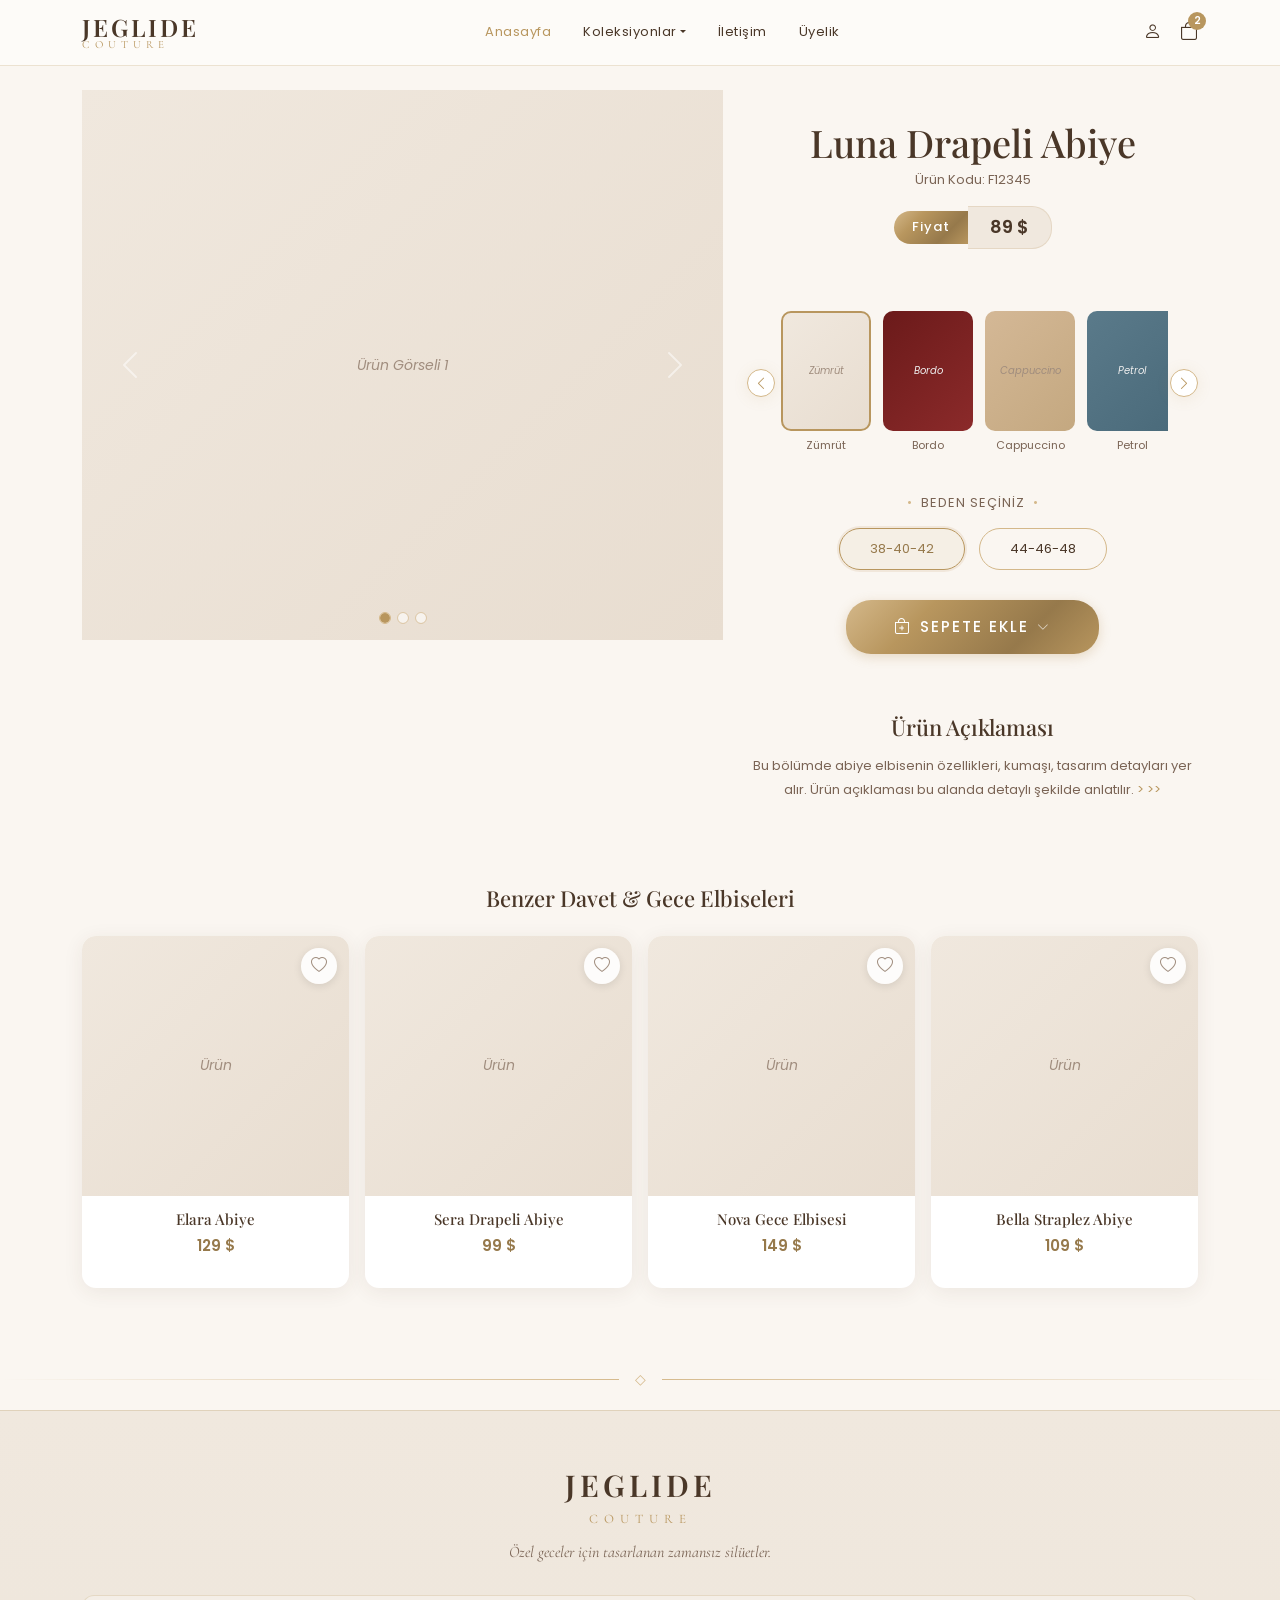
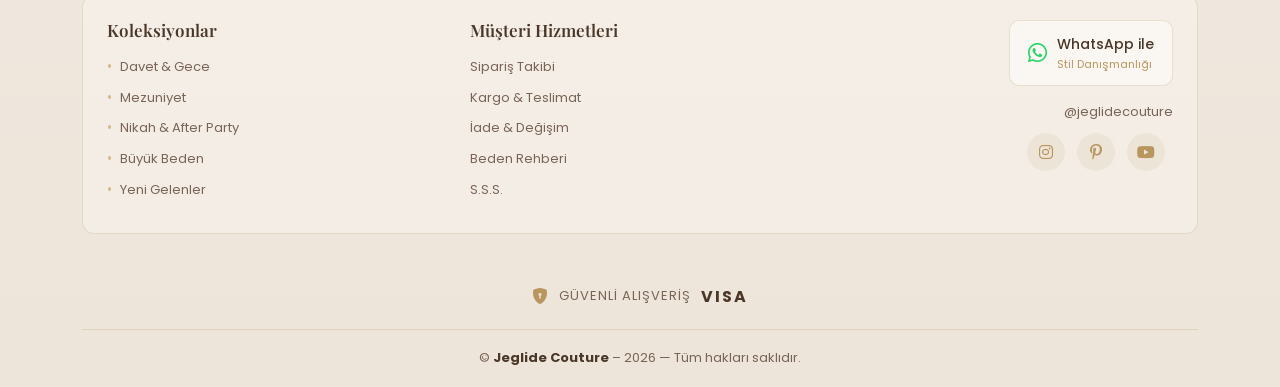
<file: index.html>
<!DOCTYPE html>
<html lang="tr">
<head>
  <meta charset="UTF-8">
  <meta name="viewport" content="width=device-width, initial-scale=1.0">
  <title>Jeglide Couture - Lüks Abiye Koleksiyonu</title>
  
  <!-- Bootstrap 5.3 CSS -->
  <link href="https://cdn.jsdelivr.net/npm/bootstrap@5.3.3/dist/css/bootstrap.min.css" rel="stylesheet">
  <!-- Bootstrap Icons -->
  <link href="https://cdn.jsdelivr.net/npm/bootstrap-icons@1.11.3/font/bootstrap-icons.min.css" rel="stylesheet">
  <!-- Font Awesome -->
  <link href="https://cdnjs.cloudflare.com/ajax/libs/font-awesome/6.5.1/css/all.min.css" rel="stylesheet">
  <!-- Custom CSS -->
  <link href="assets/css/style.css" rel="stylesheet">
</head>
<body>

  <!-- ==================== HEADER / NAVBAR ==================== -->
  <nav class="navbar navbar-expand-lg navbar-jeglide">
    <div class="container">
      <!-- Mobil: Hamburger -->
      <button class="navbar-toggler d-lg-none" type="button" data-bs-toggle="offcanvas" data-bs-target="#mobileMenu">
        <span class="navbar-toggler-icon"></span>
        <small class="d-block" style="font-size:9px; color:var(--text-medium);">menü</small>
      </button>

      <!-- Logo -->
      <a class="navbar-brand navbar-brand-logo mx-auto mx-lg-0" href="index.html">
        JEGLIDE
        <small>COUTURE</small>
      </a>

      <!-- Masaüstü: Navigasyon -->
      <div class="collapse navbar-collapse justify-content-center" id="navbarNav">
        <ul class="navbar-nav">
          <li class="nav-item"><a class="nav-link active" href="index.html">Anasayfa</a></li>
          <li class="nav-item dropdown">
            <a class="nav-link dropdown-toggle" href="#" data-bs-toggle="dropdown">Koleksiyonlar</a>
            <ul class="dropdown-menu">
              <li><a class="dropdown-item" href="#">Davet &amp; Gece</a></li>
              <li><a class="dropdown-item" href="#">Mezuniyet</a></li>
              <li><a class="dropdown-item" href="#">Nikah &amp; After Party</a></li>
              <li><a class="dropdown-item" href="#">Büyük Beden</a></li>
              <li><a class="dropdown-item" href="#">Yeni Gelenler</a></li>
            </ul>
          </li>
          <li class="nav-item"><a class="nav-link" href="iletisim.html">İletişim</a></li>
          <li class="nav-item"><a class="nav-link" href="uyelik.html">Üyelik</a></li>
        </ul>
      </div>

      <!-- Sağ İkonlar -->
      <div class="navbar-icons d-flex align-items-center">
        <a href="#" title="Hesabım"><i class="bi bi-person"></i></a>
        <a href="#" title="Sepetim" data-bs-toggle="modal" data-bs-target="#cartModal">
          <i class="bi bi-bag"></i>
          <span class="cart-badge" id="cartBadge">2</span>
        </a>
      </div>
    </div>
  </nav>

  <!-- Mobil Menü (Offcanvas) -->
  <div class="offcanvas offcanvas-start" tabindex="-1" id="mobileMenu">
    <div class="offcanvas-header" style="background: var(--cream-dark); border-bottom: var(--border-gold);">
      <h5 class="offcanvas-title fw-playfair">JEGLIDE <span class="text-gold fw-cormorant" style="font-size: 13px;">COUTURE</span></h5>
      <button type="button" class="btn-close" data-bs-dismiss="offcanvas"></button>
    </div>
    <div class="offcanvas-body" style="background: var(--cream-light);">
      <ul class="list-unstyled">
        <li class="mb-3"><a href="index.html" class="fw-500" style="font-size: 15px;">Anasayfa</a></li>
        <li class="mb-3">
          <a href="#" style="font-size: 15px;">Koleksiyonlar</a>
          <ul class="list-unstyled ps-3 mt-2">
            <li class="mb-2"><a href="#" style="font-size: 13px; color: var(--text-medium);">Davet &amp; Gece</a></li>
            <li class="mb-2"><a href="#" style="font-size: 13px; color: var(--text-medium);">Mezuniyet</a></li>
            <li class="mb-2"><a href="#" style="font-size: 13px; color: var(--text-medium);">Nikah &amp; After Party</a></li>
            <li class="mb-2"><a href="#" style="font-size: 13px; color: var(--text-medium);">Büyük Beden</a></li>
            <li class="mb-2"><a href="#" style="font-size: 13px; color: var(--text-medium);">Yeni Gelenler</a></li>
          </ul>
        </li>
        <li class="mb-3"><a href="iletisim.html" style="font-size: 15px;">İletişim</a></li>
        <li class="mb-3"><a href="uyelik.html" style="font-size: 15px;">Üyelik Başvurusu</a></li>
      </ul>
    </div>
  </div>

  <!-- ==================== ANA İÇERİK: ÜRÜN DETAY SAYFASI ==================== -->
  <main class="page-transition">

    <!-- Masaüstünde yan yana düzen -->
    <div class="container-lg py-lg-4">
      <div class="row g-lg-4">

        <!-- SOL: Ürün Görselleri (Masaüstü) -->
        <div class="col-lg-7">
          <!-- Ürün Görsel Slider -->
          <section class="product-hero">
            <div id="productSlider" class="carousel slide" data-bs-ride="carousel">
              <div class="carousel-indicators">
                <button type="button" data-bs-target="#productSlider" data-bs-slide-to="0" class="active"></button>
                <button type="button" data-bs-target="#productSlider" data-bs-slide-to="1"></button>
                <button type="button" data-bs-target="#productSlider" data-bs-slide-to="2"></button>
              </div>
              <div class="carousel-inner">
                <div class="carousel-item active">
                  <div class="placeholder-img" style="height:550px;">
                    <span>Ürün Görseli 1</span>
                  </div>
                </div>
                <div class="carousel-item">
                  <div class="placeholder-img" style="height:550px;">
                    <span>Ürün Görseli 2</span>
                  </div>
                </div>
                <div class="carousel-item">
                  <div class="placeholder-img" style="height:550px;">
                    <span>Ürün Görseli 3</span>
                  </div>
                </div>
              </div>
              <button class="carousel-control-prev" type="button" data-bs-target="#productSlider" data-bs-slide="prev">
                <span class="carousel-control-prev-icon"></span>
              </button>
              <button class="carousel-control-next" type="button" data-bs-target="#productSlider" data-bs-slide="next">
                <span class="carousel-control-next-icon"></span>
              </button>
            </div>
          </section>
        </div>

        <!-- SAĞ: Ürün Bilgileri -->
        <div class="col-lg-5">
          <!-- Ürün Adı, Kodu, Fiyat -->
          <section class="product-detail-section">
            <h1 class="product-name">Luna Drapeli Abiye</h1>
            <p class="product-code">Ürün Kodu: F12345</p>
            <div class="product-price-box">
              <span class="price-label">Fiyat</span>
              <span class="price-value">89 $</span>
            </div>
          </section>

          <!-- Renk Seçenekleri -->
          <section class="color-options-section">
            <div class="color-carousel-wrapper">
              <button class="color-nav-btn prev" onclick="scrollColors(-1)"><i class="bi bi-chevron-left"></i></button>
              <div class="color-carousel" id="colorCarousel">
                <div class="color-option active">
                  <div class="placeholder-img" style="width:90px; height:120px; border-radius:10px; border:2px solid var(--gold);">
                    <small style="font-size:10px;">Zümrüt</small>
                  </div>
                  <span>Zümrüt</span>
                </div>
                <div class="color-option">
                  <div class="placeholder-img" style="width:90px; height:120px; border-radius:10px; background:linear-gradient(135deg, #6b1a1a, #8b2a2a);">
                    <small style="font-size:10px; color:#eee;">Bordo</small>
                  </div>
                  <span>Bordo</span>
                </div>
                <div class="color-option">
                  <div class="placeholder-img" style="width:90px; height:120px; border-radius:10px; background:linear-gradient(135deg, #d4b896, #c4a880);">
                    <small style="font-size:10px;">Cappuccino</small>
                  </div>
                  <span>Cappuccino</span>
                </div>
                <div class="color-option">
                  <div class="placeholder-img" style="width:90px; height:120px; border-radius:10px; background:linear-gradient(135deg, #5a7a8a, #4a6a7a);">
                    <small style="font-size:10px; color:#eee;">Petrol</small>
                  </div>
                  <span>Petrol</span>
                </div>
                <div class="color-option">
                  <div class="placeholder-img" style="width:90px; height:120px; border-radius:10px; background:linear-gradient(135deg, #b0c4d0, #a0b4c0);">
                    <small style="font-size:10px;">Bebe Mavisi</small>
                  </div>
                  <span>Bebe Mavisi</span>
                </div>
              </div>
              <button class="color-nav-btn next" onclick="scrollColors(1)"><i class="bi bi-chevron-right"></i></button>
            </div>
          </section>

          <!-- Beden Seçimi -->
          <section class="size-section">
            <p class="size-section-title">Beden Seçiniz</p>
            <div class="size-options">
              <button class="btn-outline-gold size-btn active">38-40-42</button>
              <button class="btn-outline-gold size-btn">44-46-48</button>
            </div>
          </section>

          <!-- Sepete Ekle -->
          <section class="add-to-cart-section">
            <button class="btn-gold btn-add-cart" onclick="addToCart()">
              <i class="bi bi-bag-plus"></i>
              SEPETE EKLE
              <i class="bi bi-chevron-down" style="font-size:12px; opacity:0.7;"></i>
            </button>
          </section>

          <!-- Ürün Açıklaması -->
          <section class="product-description-section">
            <h2 class="description-title">Ürün Açıklaması</h2>
            <p class="description-text">
              Bu bölümde abiye elbisenin özellikleri, kumaşı, tasarım detayları yer alır. 
              Ürün açıklaması bu alanda detaylı şekilde anlatılır.
              <a href="#" class="read-more-link"> &gt; &gt;&gt;</a>
            </p>
          </section>
        </div>

      </div>
    </div>

    <!-- Benzer Ürünler -->
    <section class="similar-products-section">
      <div class="container">
        <h2 class="section-title">Benzer Davet &amp; Gece Elbiseleri</h2>
        <div class="row g-3">
          <div class="col-6 col-md-4 col-lg-3">
            <div class="product-card">
              <button class="wishlist-btn"><i class="bi bi-heart"></i></button>
              <div class="placeholder-img product-card-img">Ürün</div>
              <div class="product-card-body">
                <h5 class="product-card-title">Elara Abiye</h5>
                <p class="product-card-price">129 $</p>
              </div>
            </div>
          </div>
          <div class="col-6 col-md-4 col-lg-3">
            <div class="product-card">
              <button class="wishlist-btn"><i class="bi bi-heart"></i></button>
              <div class="placeholder-img product-card-img">Ürün</div>
              <div class="product-card-body">
                <h5 class="product-card-title">Sera Drapeli Abiye</h5>
                <p class="product-card-price">99 $</p>
              </div>
            </div>
          </div>
          <div class="col-6 col-md-4 col-lg-3">
            <div class="product-card">
              <button class="wishlist-btn"><i class="bi bi-heart"></i></button>
              <div class="placeholder-img product-card-img">Ürün</div>
              <div class="product-card-body">
                <h5 class="product-card-title">Nova Gece Elbisesi</h5>
                <p class="product-card-price">149 $</p>
              </div>
            </div>
          </div>
          <div class="col-6 col-md-4 col-lg-3">
            <div class="product-card">
              <button class="wishlist-btn"><i class="bi bi-heart"></i></button>
              <div class="placeholder-img product-card-img">Ürün</div>
              <div class="product-card-body">
                <h5 class="product-card-title">Bella Straplez Abiye</h5>
                <p class="product-card-price">109 $</p>
              </div>
            </div>
          </div>
        </div>
      </div>
    </section>

    <div class="divider-ornament">
      <span>◇</span>
    </div>

  </main>

  <!-- ==================== FOOTER ==================== -->
  <footer class="footer-jeglide">
    <div class="container">
      <!-- Logo & Tagline -->
      <div class="footer-logo">
        JEGLIDE
        <small>COUTURE</small>
      </div>
      <p class="footer-tagline">Özel geceler için tasarlanan zamansız silüetler.</p>

      <!-- Footer Kolonlar -->
      <div class="footer-columns">
        <div class="row g-4">
          <!-- Koleksiyonlar -->
          <div class="col-sm-4">
            <h4 class="footer-col-title">Koleksiyonlar</h4>
            <ul class="footer-links">
              <li><a href="#">Davet &amp; Gece</a></li>
              <li><a href="#">Mezuniyet</a></li>
              <li><a href="#">Nikah &amp; After Party</a></li>
              <li><a href="#">Büyük Beden</a></li>
              <li><a href="#">Yeni Gelenler</a></li>
            </ul>
          </div>
          <!-- Müşteri Hizmetleri -->
          <div class="col-sm-4">
            <h4 class="footer-col-title">Müşteri Hizmetleri</h4>
            <ul class="footer-service-links">
              <li><a href="#">Sipariş Takibi</a></li>
              <li><a href="#">Kargo &amp; Teslimat</a></li>
              <li><a href="#">İade &amp; Değişim</a></li>
              <li><a href="#">Beden Rehberi</a></li>
              <li><a href="#">S.S.S.</a></li>
            </ul>
          </div>
          <!-- İletişim & Sosyal Medya -->
          <div class="col-sm-4 text-center text-sm-end">
            <a href="https://wa.me/905555555555" class="whatsapp-box d-inline-flex text-decoration-none">
              <i class="fab fa-whatsapp"></i>
              <div class="text-start">
                <div class="wp-title">WhatsApp ile</div>
                <div class="wp-subtitle">Stil Danışmanlığı</div>
              </div>
            </a>
            <div class="footer-social-handle">@jeglidecouture</div>
            <div class="footer-social-icons">
              <a href="#" title="Instagram"><i class="fab fa-instagram"></i></a>
              <a href="#" title="Pinterest"><i class="fab fa-pinterest-p"></i></a>
              <a href="#" title="YouTube"><i class="fab fa-youtube"></i></a>
            </div>
          </div>
        </div>
      </div>

      <!-- Güvenli Alışveriş -->
      <div class="footer-trust">
        <i class="bi bi-shield-lock-fill"></i>
        <span>GÜVENLİ ALIŞVERİŞ</span>
        <span class="visa-text">VISA</span>
      </div>

      <!-- Copyright -->
      <div class="footer-copyright">
        &copy; <strong>Jeglide Couture</strong> &ndash; 2026 &mdash; Tüm hakları saklıdır.
      </div>
    </div>
  </footer>

  <!-- ==================== SEPET MODAL ==================== -->
  <div class="modal fade cart-modal" id="cartModal" tabindex="-1">
    <div class="modal-dialog modal-dialog-centered modal-dialog-scrollable">
      <div class="modal-content">
        <!-- Başlık -->
        <div class="modal-header">
          <button type="button" class="btn-close" data-bs-dismiss="modal" style="font-size:10px;"></button>
          <h5 class="modal-title mx-auto">Alışveriş Sepetim</h5>
          <a href="#" class="text-decoration-none" data-bs-dismiss="modal" style="font-size:13px; color:var(--text-medium);">Kapat</a>
        </div>

        <!-- Sepet İçeriği -->
        <div class="modal-body" id="cartBody">
          <!-- Ürün 1 -->
          <div class="cart-item">
            <div class="placeholder-img cart-item-img" style="background:#d4c4b0;">
              <small style="font-size:9px;">J21099</small>
            </div>
            <div class="cart-item-info">
              <div class="cart-item-code">J21099</div>
              <div class="cart-item-detail">adet fiyatı 1.274,15 ₺</div>
              <div class="cart-item-price">1.274,15 ₺</div>
            </div>
            <div class="qty-control">
              <button onclick="updateQty(this, -1)">−</button>
              <span>1</span>
              <button onclick="updateQty(this, 1)">+</button>
            </div>
            <button class="cart-delete-btn" onclick="removeCartItem(this)"><i class="bi bi-trash3"></i></button>
          </div>

          <!-- Ürün 2 -->
          <div class="cart-item">
            <div class="placeholder-img cart-item-img" style="background:#c8d0c0; border-radius:50%;">
              <small style="font-size:9px;">J25036</small>
            </div>
            <div class="cart-item-info">
              <div class="cart-item-code">J25036</div>
              <div class="cart-item-detail">44-46-48 - çağla / adet fiyatı 80,75 $</div>
              <div class="cart-item-price">80,75 ₺</div>
            </div>
            <div class="qty-control">
              <button onclick="updateQty(this, -1)">−</button>
              <span>1</span>
              <button onclick="updateQty(this, 1)">+</button>
            </div>
            <button class="cart-delete-btn" onclick="removeCartItem(this)"><i class="bi bi-trash3"></i></button>
          </div>
        </div>

        <!-- Toplam -->
        <div class="cart-total-bar">
          <span class="cart-total-label">Toplam:</span>
          <span class="cart-total-price">1.354,90 <small>TL</small></span>
        </div>

        <!-- Butonlar -->
        <div class="cart-actions">
          <button class="btn-outline-gold" data-bs-dismiss="modal">Sepete Git</button>
          <button class="btn-gold" onclick="window.location.href='siparis-onay.html'">Siparişi Tamamla</button>
        </div>

        <!-- Önerilen Ürün -->
        <div class="cart-suggestion">
          <div class="placeholder-img cart-suggestion-img" style="background:#2a2a5a;">
            <small style="font-size:9px; color:#aaa;">J19810</small>
          </div>
          <div class="cart-suggestion-info">
            <div class="code">J19810</div>
            <div>
              <span class="old-price">999,00 ₺</span>
              <span class="new-price">&gt; 649,00 TL</span>
            </div>
            <button class="btn-gold mt-2" style="padding: 6px 20px; font-size: 11px;">Sepete Ekle</button>
          </div>
        </div>

        <!-- Alttaki toplam -->
        <div class="text-center py-2" style="font-size:13px; color:var(--text-medium); border-top: 1px solid rgba(184,150,94,0.1);">
          Toplam: <strong>1.354,90 TL</strong>
        </div>
      </div>
    </div>
  </div>

  <!-- ==================== MOBİL ALT NAVİGASYON ==================== -->
  <nav class="bottom-nav d-lg-none">
    <a href="index.html" class="bottom-nav-item active">
      <i class="bi bi-house-fill"></i>
      <span>Anasayfa</span>
    </a>
    <a href="#" class="bottom-nav-item">
      <i class="bi bi-person"></i>
      <span>Hesabım</span>
    </a>
    <a href="#" class="bottom-nav-item" data-bs-toggle="modal" data-bs-target="#cartModal">
      <i class="bi bi-bag"></i>
      <span class="badge-dot">2</span>
      <span>Sepetim</span>
    </a>
    <a href="#" class="bottom-nav-item">
      <i class="bi bi-truck"></i>
      <span>Sipariş Takibi</span>
    </a>
    <a href="iletisim.html" class="bottom-nav-item">
      <i class="bi bi-telephone"></i>
      <span>İletişim</span>
    </a>
  </nav>

  <!-- Bootstrap JS -->
  <script src="https://cdn.jsdelivr.net/npm/bootstrap@5.3.3/dist/js/bootstrap.bundle.min.js"></script>
  <!-- Custom JS -->
  <script src="assets/js/main.js"></script>
</body>
</html>
</file>
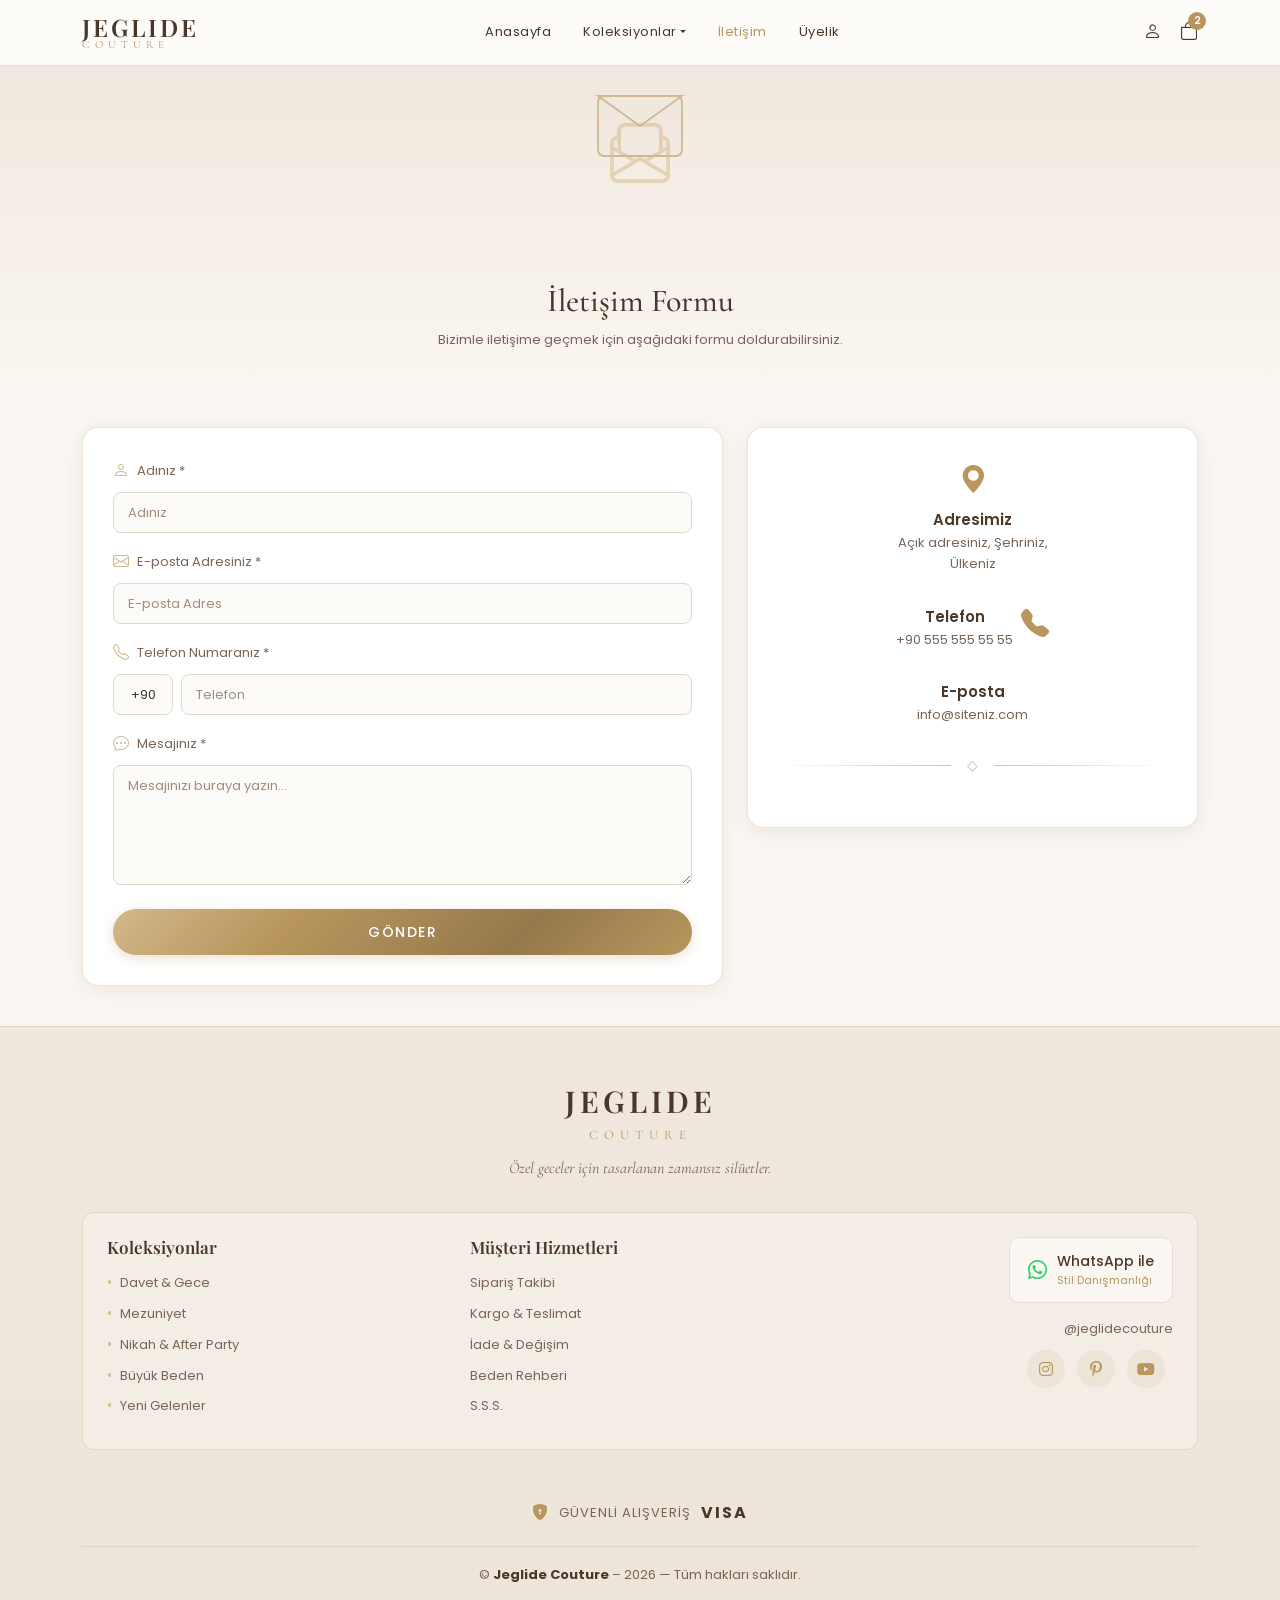
<file: iletisim.html>
<!DOCTYPE html>
<html lang="tr">
<head>
  <meta charset="UTF-8">
  <meta name="viewport" content="width=device-width, initial-scale=1.0">
  <title>İletişim - Jeglide Couture</title>
  
  <!-- Bootstrap 5.3 CSS -->
  <link href="https://cdn.jsdelivr.net/npm/bootstrap@5.3.3/dist/css/bootstrap.min.css" rel="stylesheet">
  <!-- Bootstrap Icons -->
  <link href="https://cdn.jsdelivr.net/npm/bootstrap-icons@1.11.3/font/bootstrap-icons.min.css" rel="stylesheet">
  <!-- Font Awesome -->
  <link href="https://cdnjs.cloudflare.com/ajax/libs/font-awesome/6.5.1/css/all.min.css" rel="stylesheet">
  <!-- Custom CSS -->
  <link href="assets/css/style.css" rel="stylesheet">
</head>
<body>

  <!-- ==================== HEADER / NAVBAR ==================== -->
  <nav class="navbar navbar-expand-lg navbar-jeglide">
    <div class="container">
      <button class="navbar-toggler d-lg-none" type="button" data-bs-toggle="offcanvas" data-bs-target="#mobileMenu">
        <span class="navbar-toggler-icon"></span>
        <small class="d-block" style="font-size:9px; color:var(--text-medium);">menü</small>
      </button>

      <a class="navbar-brand navbar-brand-logo mx-auto mx-lg-0" href="index.html">
        JEGLIDE
        <small>COUTURE</small>
      </a>

      <div class="collapse navbar-collapse justify-content-center" id="navbarNav">
        <ul class="navbar-nav">
          <li class="nav-item"><a class="nav-link" href="index.html">Anasayfa</a></li>
          <li class="nav-item dropdown">
            <a class="nav-link dropdown-toggle" href="#" data-bs-toggle="dropdown">Koleksiyonlar</a>
            <ul class="dropdown-menu">
              <li><a class="dropdown-item" href="#">Davet &amp; Gece</a></li>
              <li><a class="dropdown-item" href="#">Mezuniyet</a></li>
              <li><a class="dropdown-item" href="#">Nikah &amp; After Party</a></li>
              <li><a class="dropdown-item" href="#">Büyük Beden</a></li>
              <li><a class="dropdown-item" href="#">Yeni Gelenler</a></li>
            </ul>
          </li>
          <li class="nav-item"><a class="nav-link active" href="iletisim.html">İletişim</a></li>
          <li class="nav-item"><a class="nav-link" href="uyelik.html">Üyelik</a></li>
        </ul>
      </div>

      <div class="navbar-icons d-flex align-items-center">
        <a href="#" title="Hesabım"><i class="bi bi-person"></i></a>
        <a href="#" title="Sepetim" data-bs-toggle="modal" data-bs-target="#cartModal">
          <i class="bi bi-bag"></i>
          <span class="cart-badge">2</span>
        </a>
      </div>
    </div>
  </nav>

  <!-- Mobil Menü -->
  <div class="offcanvas offcanvas-start" tabindex="-1" id="mobileMenu">
    <div class="offcanvas-header" style="background: var(--cream-dark); border-bottom: var(--border-gold);">
      <h5 class="offcanvas-title fw-playfair">JEGLIDE <span class="text-gold fw-cormorant" style="font-size: 13px;">COUTURE</span></h5>
      <button type="button" class="btn-close" data-bs-dismiss="offcanvas"></button>
    </div>
    <div class="offcanvas-body" style="background: var(--cream-light);">
      <ul class="list-unstyled">
        <li class="mb-3"><a href="index.html" style="font-size: 15px;">Anasayfa</a></li>
        <li class="mb-3"><a href="#" style="font-size: 15px;">Koleksiyonlar</a></li>
        <li class="mb-3"><a href="iletisim.html" class="fw-500" style="font-size: 15px; color:var(--gold);">İletişim</a></li>
        <li class="mb-3"><a href="uyelik.html" style="font-size: 15px;">Üyelik Başvurusu</a></li>
      </ul>
    </div>
  </div>

  <!-- ==================== İLETİŞİM İÇERİĞİ ==================== -->
  <main class="page-transition">

    <!-- Hero Bölümü -->
    <section class="contact-hero">
      <div class="mb-3" style="font-size: 60px; color: var(--gold-light); opacity: 0.5;">
        <i class="bi bi-envelope-paper"></i>
      </div>
      <h1 class="contact-hero-title font-script">İletişim Formu</h1>
      <p class="contact-hero-subtitle">Bizimle iletişime geçmek için aşağıdaki formu doldurabilirsiniz.</p>
    </section>

    <!-- Form & Bilgi -->
    <section class="contact-form-section">
      <div class="container">
        <div class="row g-4">
          <!-- Sol: İletişim Formu -->
          <div class="col-lg-7">
            <div class="contact-form-card">
              <form id="contactForm" onsubmit="handleContactForm(event)">
                <!-- Ad -->
                <div class="mb-3">
                  <label class="form-label-icon">
                    <i class="bi bi-person"></i> Adınız *
                  </label>
                  <input type="text" class="form-control form-control-jeglide" placeholder="Adınız" required>
                </div>

                <!-- E-posta -->
                <div class="mb-3">
                  <label class="form-label-icon">
                    <i class="bi bi-envelope"></i> E-posta Adresiniz *
                  </label>
                  <input type="email" class="form-control form-control-jeglide" placeholder="E-posta Adres" required>
                </div>

                <!-- Telefon -->
                <div class="mb-3">
                  <label class="form-label-icon">
                    <i class="bi bi-telephone"></i> Telefon Numaranız *
                  </label>
                  <div class="phone-input-group">
                    <input type="text" class="form-control form-control-jeglide phone-prefix" value="+90" readonly>
                    <input type="tel" class="form-control form-control-jeglide" placeholder="Telefon" required>
                  </div>
                </div>

                <!-- Mesaj -->
                <div class="mb-4">
                  <label class="form-label-icon">
                    <i class="bi bi-chat-dots"></i> Mesajınız *
                  </label>
                  <textarea class="form-control form-control-jeglide" placeholder="Mesajınızı buraya yazın..." rows="5" required></textarea>
                </div>

                <!-- Gönder Butonu -->
                <button type="submit" class="btn-gold w-100">
                  Gönder
                </button>
              </form>
            </div>
          </div>

          <!-- Sağ: İletişim Bilgileri -->
          <div class="col-lg-5">
            <div class="contact-info-card">
              <!-- Adres -->
              <div class="contact-info-item">
                <i class="bi bi-geo-alt-fill"></i>
                <h5>Adresimiz</h5>
                <p>Açık adresiniz, Şehriniz,<br>Ülkeniz</p>
              </div>

              <!-- Telefon -->
              <div class="contact-info-item">
                <div class="d-flex align-items-center justify-content-center gap-2">
                  <div>
                    <h5>Telefon</h5>
                    <p>+90 555 555 55 55</p>
                  </div>
                  <a href="tel:+905555555555" class="text-gold" style="font-size: 24px;">
                    <i class="bi bi-telephone-fill"></i>
                  </a>
                </div>
              </div>

              <!-- E-posta -->
              <div class="contact-info-item">
                <h5>E-posta</h5>
                <p><a href="mailto:info@siteniz.com" style="color: var(--text-medium);">info@siteniz.com</a></p>
              </div>

              <!-- Dekoratif ayırıcı -->
              <div class="divider-ornament mt-3">
                <span style="background: var(--white);">◇</span>
              </div>
            </div>
          </div>
        </div>
      </div>
    </section>

  </main>

  <!-- ==================== FOOTER ==================== -->
  <footer class="footer-jeglide">
    <div class="container">
      <div class="footer-logo">
        JEGLIDE
        <small>COUTURE</small>
      </div>
      <p class="footer-tagline">Özel geceler için tasarlanan zamansız silüetler.</p>

      <div class="footer-columns">
        <div class="row g-4">
          <div class="col-sm-4">
            <h4 class="footer-col-title">Koleksiyonlar</h4>
            <ul class="footer-links">
              <li><a href="#">Davet &amp; Gece</a></li>
              <li><a href="#">Mezuniyet</a></li>
              <li><a href="#">Nikah &amp; After Party</a></li>
              <li><a href="#">Büyük Beden</a></li>
              <li><a href="#">Yeni Gelenler</a></li>
            </ul>
          </div>
          <div class="col-sm-4">
            <h4 class="footer-col-title">Müşteri Hizmetleri</h4>
            <ul class="footer-service-links">
              <li><a href="#">Sipariş Takibi</a></li>
              <li><a href="#">Kargo &amp; Teslimat</a></li>
              <li><a href="#">İade &amp; Değişim</a></li>
              <li><a href="#">Beden Rehberi</a></li>
              <li><a href="#">S.S.S.</a></li>
            </ul>
          </div>
          <div class="col-sm-4 text-center text-sm-end">
            <a href="https://wa.me/905555555555" class="whatsapp-box d-inline-flex text-decoration-none">
              <i class="fab fa-whatsapp"></i>
              <div class="text-start">
                <div class="wp-title">WhatsApp ile</div>
                <div class="wp-subtitle">Stil Danışmanlığı</div>
              </div>
            </a>
            <div class="footer-social-handle">@jeglidecouture</div>
            <div class="footer-social-icons">
              <a href="#"><i class="fab fa-instagram"></i></a>
              <a href="#"><i class="fab fa-pinterest-p"></i></a>
              <a href="#"><i class="fab fa-youtube"></i></a>
            </div>
          </div>
        </div>
      </div>

      <div class="footer-trust">
        <i class="bi bi-shield-lock-fill"></i>
        <span>GÜVENLİ ALIŞVERİŞ</span>
        <span class="visa-text">VISA</span>
      </div>

      <div class="footer-copyright">
        &copy; <strong>Jeglide Couture</strong> &ndash; 2026 &mdash; Tüm hakları saklıdır.
      </div>
    </div>
  </footer>

  <!-- ==================== MOBİL ALT NAVİGASYON ==================== -->
  <nav class="bottom-nav d-lg-none">
    <a href="index.html" class="bottom-nav-item">
      <i class="bi bi-house-fill"></i>
      <span>Anasayfa</span>
    </a>
    <a href="#" class="bottom-nav-item">
      <i class="bi bi-person"></i>
      <span>Hesabım</span>
    </a>
    <a href="#" class="bottom-nav-item">
      <i class="bi bi-bag"></i>
      <span class="badge-dot">2</span>
      <span>Sepetim</span>
    </a>
    <a href="#" class="bottom-nav-item">
      <i class="bi bi-truck"></i>
      <span>Sipariş Takibi</span>
    </a>
    <a href="iletisim.html" class="bottom-nav-item active">
      <i class="bi bi-telephone"></i>
      <span>İletişim</span>
    </a>
  </nav>

  <script src="https://cdn.jsdelivr.net/npm/bootstrap@5.3.3/dist/js/bootstrap.bundle.min.js"></script>
  <script src="assets/js/main.js"></script>
</body>
</html>
</file>
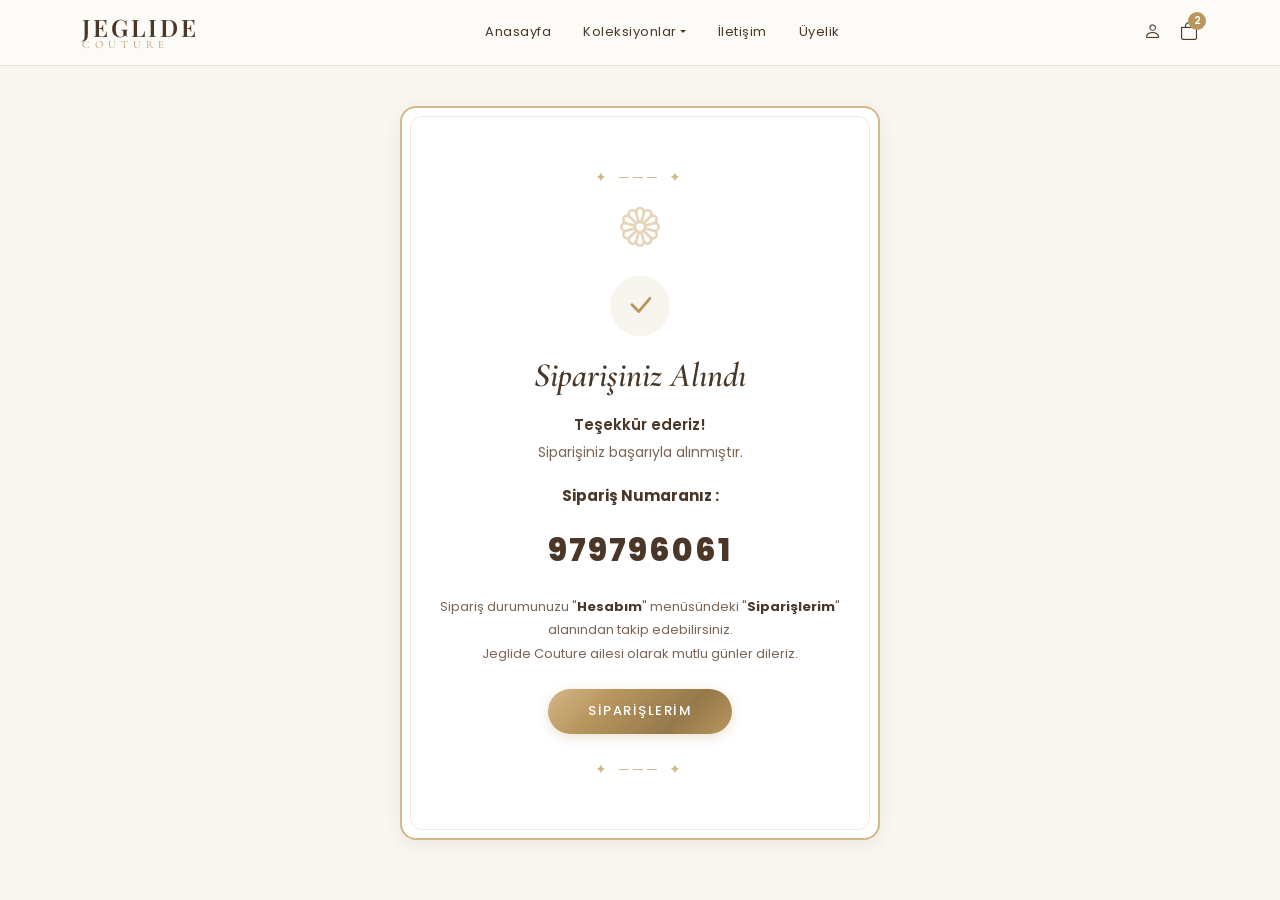
<file: siparis-onay.html>
<!DOCTYPE html>
<html lang="tr">
<head>
  <meta charset="UTF-8">
  <meta name="viewport" content="width=device-width, initial-scale=1.0">
  <title>Siparişiniz Alındı - Jeglide Couture</title>
  
  <!-- Bootstrap 5.3 CSS -->
  <link href="https://cdn.jsdelivr.net/npm/bootstrap@5.3.3/dist/css/bootstrap.min.css" rel="stylesheet">
  <!-- Bootstrap Icons -->
  <link href="https://cdn.jsdelivr.net/npm/bootstrap-icons@1.11.3/font/bootstrap-icons.min.css" rel="stylesheet">
  <!-- Font Awesome -->
  <link href="https://cdnjs.cloudflare.com/ajax/libs/font-awesome/6.5.1/css/all.min.css" rel="stylesheet">
  <!-- Custom CSS -->
  <link href="assets/css/style.css" rel="stylesheet">

  <style>
    /* Onay sayfası ek stiller */
    .order-frame {
      position: relative;
      border: 2px solid var(--gold-light);
      border-radius: 16px;
      padding: 50px 30px;
      max-width: 480px;
      margin: 0 auto;
      background: var(--white);
      box-shadow: var(--shadow-card);
    }

    /* Dekoratif köşe süsleri */
    .order-frame::before {
      content: '';
      position: absolute;
      top: 8px;
      left: 8px;
      right: 8px;
      bottom: 8px;
      border: 1px solid rgba(184, 150, 94, 0.2);
      border-radius: 12px;
      pointer-events: none;
    }

    .order-leaf {
      display: flex;
      justify-content: center;
      margin-bottom: 16px;
      color: var(--gold-light);
      font-size: 40px;
      opacity: 0.6;
    }

    .order-checkmark {
      width: 60px;
      height: 60px;
      border-radius: 50%;
      background: rgba(184, 150, 94, 0.1);
      display: flex;
      align-items: center;
      justify-content: center;
      margin: 0 auto 20px;
    }

    .order-checkmark i {
      font-size: 30px;
      color: var(--gold);
    }

    .order-main-title {
      font-family: 'Cormorant Garamond', serif;
      font-size: 34px;
      font-weight: 600;
      font-style: italic;
      color: var(--text-dark);
      margin-bottom: 16px;
    }

    .order-thanks {
      font-size: 15px;
      font-weight: 600;
      color: var(--text-dark);
      margin-bottom: 4px;
    }

    .order-success-msg {
      font-size: 14px;
      color: var(--text-medium);
      margin-bottom: 20px;
    }

    .order-num-label {
      font-size: 15px;
      font-weight: 700;
      color: var(--text-dark);
    }

    .order-num-value {
      font-size: 32px;
      font-weight: 800;
      color: var(--text-dark);
      letter-spacing: 2px;
      margin-bottom: 20px;
    }

    .order-tracking-info {
      font-size: 13px;
      color: var(--text-medium);
      line-height: 1.8;
      margin-bottom: 24px;
    }

    .order-tracking-info strong {
      color: var(--text-dark);
    }

    /* Üst dekoratif çizgi */
    .order-decor-top,
    .order-decor-bottom {
      text-align: center;
      color: var(--gold-light);
      font-size: 14px;
      letter-spacing: 4px;
      margin: 8px 0;
    }
  </style>
</head>
<body>

  <!-- ==================== HEADER / NAVBAR ==================== -->
  <nav class="navbar navbar-expand-lg navbar-jeglide">
    <div class="container">
      <button class="navbar-toggler d-lg-none" type="button" data-bs-toggle="offcanvas" data-bs-target="#mobileMenu">
        <span class="navbar-toggler-icon"></span>
        <small class="d-block" style="font-size:9px; color:var(--text-medium);">menü</small>
      </button>

      <a class="navbar-brand navbar-brand-logo mx-auto mx-lg-0" href="index.html">
        JEGLIDE
        <small>COUTURE</small>
      </a>

      <div class="collapse navbar-collapse justify-content-center" id="navbarNav">
        <ul class="navbar-nav">
          <li class="nav-item"><a class="nav-link" href="index.html">Anasayfa</a></li>
          <li class="nav-item dropdown">
            <a class="nav-link dropdown-toggle" href="#" data-bs-toggle="dropdown">Koleksiyonlar</a>
            <ul class="dropdown-menu">
              <li><a class="dropdown-item" href="#">Davet &amp; Gece</a></li>
              <li><a class="dropdown-item" href="#">Mezuniyet</a></li>
              <li><a class="dropdown-item" href="#">Nikah &amp; After Party</a></li>
              <li><a class="dropdown-item" href="#">Büyük Beden</a></li>
              <li><a class="dropdown-item" href="#">Yeni Gelenler</a></li>
            </ul>
          </li>
          <li class="nav-item"><a class="nav-link" href="iletisim.html">İletişim</a></li>
          <li class="nav-item"><a class="nav-link" href="uyelik.html">Üyelik</a></li>
        </ul>
      </div>

      <div class="navbar-icons d-flex align-items-center">
        <a href="#" title="Hesabım"><i class="bi bi-person"></i></a>
        <a href="#" title="Sepetim">
          <i class="bi bi-bag"></i>
          <span class="cart-badge">2</span>
        </a>
      </div>
    </div>
  </nav>

  <!-- Mobil Menü -->
  <div class="offcanvas offcanvas-start" tabindex="-1" id="mobileMenu">
    <div class="offcanvas-header" style="background: var(--cream-dark); border-bottom: var(--border-gold);">
      <h5 class="offcanvas-title fw-playfair">JEGLIDE <span class="text-gold fw-cormorant" style="font-size: 13px;">COUTURE</span></h5>
      <button type="button" class="btn-close" data-bs-dismiss="offcanvas"></button>
    </div>
    <div class="offcanvas-body" style="background: var(--cream-light);">
      <ul class="list-unstyled">
        <li class="mb-3"><a href="index.html" style="font-size: 15px;">Anasayfa</a></li>
        <li class="mb-3"><a href="#" style="font-size: 15px;">Koleksiyonlar</a></li>
        <li class="mb-3"><a href="iletisim.html" style="font-size: 15px;">İletişim</a></li>
        <li class="mb-3"><a href="uyelik.html" style="font-size: 15px;">Üyelik Başvurusu</a></li>
      </ul>
    </div>
  </div>

  <!-- ==================== SİPARİŞ ONAY İÇERİĞİ ==================== -->
  <main class="page-transition">
    <section class="order-confirm-section">
      <div class="container">
        <div class="order-frame text-center">
          
          <!-- Dekoratif üst -->
          <div class="order-decor-top">✦ ─── ✦</div>
          
          <!-- Yaprak/çiçek ikonu -->
          <div class="order-leaf">
            <i class="bi bi-flower1"></i>
          </div>

          <!-- Onay işareti -->
          <div class="order-checkmark">
            <i class="bi bi-check-lg"></i>
          </div>

          <!-- Başlık -->
          <h1 class="order-main-title">Siparişiniz Alındı</h1>

          <!-- Teşekkür mesajı -->
          <p class="order-thanks">Teşekkür ederiz!</p>
          <p class="order-success-msg">Siparişiniz başarıyla alınmıştır.</p>

          <!-- Sipariş Numarası -->
          <p class="order-num-label">Sipariş Numaranız :</p>
          <p class="order-num-value" id="orderNumber">979796061</p>

          <!-- Takip bilgisi -->
          <p class="order-tracking-info">
            Sipariş durumunuzu "<strong>Hesabım</strong>" menüsündeki 
            "<strong>Siparişlerim</strong>" alanından takip edebilirsiniz.<br>
            Jeglide Couture ailesi olarak mutlu günler dileriz.
          </p>

          <!-- Siparişlerim butonu -->
          <a href="#" class="btn-gold" style="padding: 12px 40px; font-size: 13px;">
            Siparişlerim
          </a>

          <!-- Dekoratif alt -->
          <div class="order-decor-bottom mt-4">✦ ─── ✦</div>

        </div>
      </div>
    </section>
  </main>

  <!-- ==================== MOBİL ALT NAVİGASYON ==================== -->
  <nav class="bottom-nav d-lg-none">
    <a href="index.html" class="bottom-nav-item active">
      <i class="bi bi-house-fill"></i>
      <span>Anasayfa</span>
    </a>
    <a href="#" class="bottom-nav-item">
      <i class="bi bi-person"></i>
      <span>Hesabım</span>
    </a>
    <a href="#" class="bottom-nav-item">
      <i class="bi bi-bag"></i>
      <span class="badge-dot">2</span>
      <span>Sepetim</span>
    </a>
    <a href="#" class="bottom-nav-item">
      <i class="bi bi-truck"></i>
      <span>Sipariş Takibi</span>
    </a>
    <a href="iletisim.html" class="bottom-nav-item">
      <i class="bi bi-telephone"></i>
      <span>İletişim</span>
    </a>
  </nav>

  <script src="https://cdn.jsdelivr.net/npm/bootstrap@5.3.3/dist/js/bootstrap.bundle.min.js"></script>
  <script src="assets/js/main.js"></script>
</body>
</html>
</file>
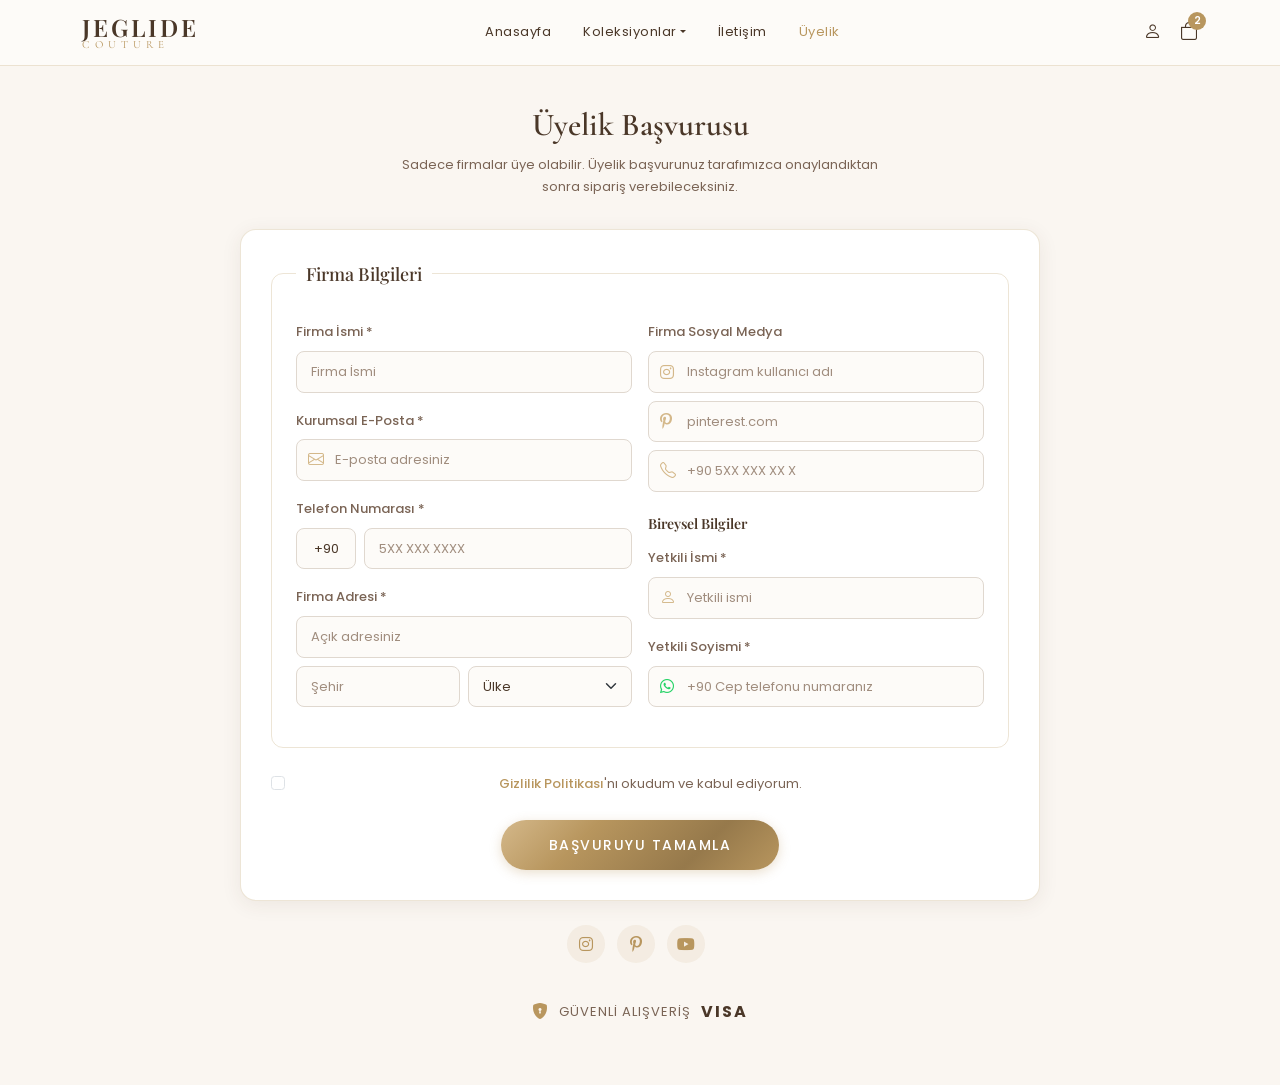
<file: uyelik.html>
<!DOCTYPE html>
<html lang="tr">
<head>
  <meta charset="UTF-8">
  <meta name="viewport" content="width=device-width, initial-scale=1.0">
  <title>Üyelik Başvurusu - Jeglide Couture</title>
  
  <!-- Bootstrap 5.3 CSS -->
  <link href="https://cdn.jsdelivr.net/npm/bootstrap@5.3.3/dist/css/bootstrap.min.css" rel="stylesheet">
  <!-- Bootstrap Icons -->
  <link href="https://cdn.jsdelivr.net/npm/bootstrap-icons@1.11.3/font/bootstrap-icons.min.css" rel="stylesheet">
  <!-- Font Awesome -->
  <link href="https://cdnjs.cloudflare.com/ajax/libs/font-awesome/6.5.1/css/all.min.css" rel="stylesheet">
  <!-- Custom CSS -->
  <link href="assets/css/style.css" rel="stylesheet">
</head>
<body>

  <!-- ==================== HEADER / NAVBAR ==================== -->
  <nav class="navbar navbar-expand-lg navbar-jeglide">
    <div class="container">
      <button class="navbar-toggler d-lg-none" type="button" data-bs-toggle="offcanvas" data-bs-target="#mobileMenu">
        <span class="navbar-toggler-icon"></span>
        <small class="d-block" style="font-size:9px; color:var(--text-medium);">menü</small>
      </button>

      <a class="navbar-brand navbar-brand-logo mx-auto mx-lg-0" href="index.html">
        JEGLIDE
        <small>COUTURE</small>
      </a>

      <div class="collapse navbar-collapse justify-content-center" id="navbarNav">
        <ul class="navbar-nav">
          <li class="nav-item"><a class="nav-link" href="index.html">Anasayfa</a></li>
          <li class="nav-item dropdown">
            <a class="nav-link dropdown-toggle" href="#" data-bs-toggle="dropdown">Koleksiyonlar</a>
            <ul class="dropdown-menu">
              <li><a class="dropdown-item" href="#">Davet &amp; Gece</a></li>
              <li><a class="dropdown-item" href="#">Mezuniyet</a></li>
              <li><a class="dropdown-item" href="#">Nikah &amp; After Party</a></li>
              <li><a class="dropdown-item" href="#">Büyük Beden</a></li>
              <li><a class="dropdown-item" href="#">Yeni Gelenler</a></li>
            </ul>
          </li>
          <li class="nav-item"><a class="nav-link" href="iletisim.html">İletişim</a></li>
          <li class="nav-item"><a class="nav-link active" href="uyelik.html">Üyelik</a></li>
        </ul>
      </div>

      <div class="navbar-icons d-flex align-items-center">
        <a href="#" title="Hesabım"><i class="bi bi-person"></i></a>
        <a href="#" title="Sepetim">
          <i class="bi bi-bag"></i>
          <span class="cart-badge">2</span>
        </a>
      </div>
    </div>
  </nav>

  <!-- Mobil Menü -->
  <div class="offcanvas offcanvas-start" tabindex="-1" id="mobileMenu">
    <div class="offcanvas-header" style="background: var(--cream-dark); border-bottom: var(--border-gold);">
      <h5 class="offcanvas-title fw-playfair">JEGLIDE <span class="text-gold fw-cormorant" style="font-size: 13px;">COUTURE</span></h5>
      <button type="button" class="btn-close" data-bs-dismiss="offcanvas"></button>
    </div>
    <div class="offcanvas-body" style="background: var(--cream-light);">
      <ul class="list-unstyled">
        <li class="mb-3"><a href="index.html" style="font-size: 15px;">Anasayfa</a></li>
        <li class="mb-3"><a href="#" style="font-size: 15px;">Koleksiyonlar</a></li>
        <li class="mb-3"><a href="iletisim.html" style="font-size: 15px;">İletişim</a></li>
        <li class="mb-3"><a href="uyelik.html" class="fw-500" style="font-size: 15px; color:var(--gold);">Üyelik Başvurusu</a></li>
      </ul>
    </div>
  </div>

  <!-- ==================== ÜYELİK BAŞVURUSU İÇERİĞİ ==================== -->
  <main class="page-transition">
    <section class="membership-section">
      <div class="container">
        <!-- Başlık -->
        <div class="membership-header">
          <h1 class="membership-title font-script">Üyelik Başvurusu</h1>
          <p class="membership-subtitle">
            Sadece firmalar üye olabilir. Üyelik başvurunuz tarafımızca onaylandıktan sonra sipariş verebileceksiniz.
          </p>
        </div>

        <!-- Form -->
        <div class="membership-form-card mx-auto" style="max-width: 800px;">
          <form id="membershipForm" onsubmit="handleMembershipForm(event)">
            
            <!-- Firma Bilgileri -->
            <fieldset>
              <legend>Firma Bilgileri</legend>
              <div class="row g-3">
                <!-- Sol Kolon -->
                <div class="col-md-6">
                  <!-- Firma İsmi -->
                  <div class="mb-3">
                    <label class="form-label" style="font-size:13px; color:var(--text-medium); font-weight:500;">Firma İsmi *</label>
                    <input type="text" class="form-control form-control-jeglide" placeholder="Firma İsmi" required>
                  </div>

                  <!-- Kurumsal E-Posta -->
                  <div class="mb-3">
                    <label class="form-label" style="font-size:13px; color:var(--text-medium); font-weight:500;">Kurumsal E-Posta *</label>
                    <div class="input-with-icon">
                      <i class="bi bi-envelope"></i>
                      <input type="email" class="form-control form-control-jeglide" placeholder="E-posta adresiniz" required>
                    </div>
                  </div>

                  <!-- Telefon Numarası -->
                  <div class="mb-3">
                    <label class="form-label" style="font-size:13px; color:var(--text-medium); font-weight:500;">Telefon Numarası *</label>
                    <div class="phone-input-group">
                      <input type="text" class="form-control form-control-jeglide phone-prefix" value="+90" readonly>
                      <input type="tel" class="form-control form-control-jeglide" placeholder="5XX XXX XXXX" required>
                    </div>
                  </div>

                  <!-- Firma Adresi -->
                  <div class="mb-3">
                    <label class="form-label" style="font-size:13px; color:var(--text-medium); font-weight:500;">Firma Adresi *</label>
                    <input type="text" class="form-control form-control-jeglide mb-2" placeholder="Açık adresiniz" required>
                    <div class="row g-2">
                      <div class="col-6">
                        <input type="text" class="form-control form-control-jeglide" placeholder="Şehir" required>
                      </div>
                      <div class="col-6">
                        <select class="form-select form-select-jeglide" required>
                          <option value="" selected disabled>Ülke</option>
                          <option value="TR">Türkiye</option>
                          <option value="US">ABD</option>
                          <option value="DE">Almanya</option>
                          <option value="FR">Fransa</option>
                          <option value="GB">İngiltere</option>
                          <option value="OTHER">Diğer</option>
                        </select>
                      </div>
                    </div>
                  </div>
                </div>

                <!-- Sağ Kolon -->
                <div class="col-md-6">
                  <!-- Firma Sosyal Medya -->
                  <div class="mb-3">
                    <label class="form-label" style="font-size:13px; color:var(--text-medium); font-weight:500;">Firma Sosyal Medya</label>
                    <!-- Instagram -->
                    <div class="input-with-icon mb-2">
                      <i class="fab fa-instagram"></i>
                      <input type="text" class="form-control form-control-jeglide" placeholder="Instagram kullanıcı adı">
                    </div>
                    <!-- Pinterest -->
                    <div class="input-with-icon mb-2">
                      <i class="fab fa-pinterest-p"></i>
                      <input type="text" class="form-control form-control-jeglide" placeholder="pinterest.com">
                    </div>
                    <!-- Telefon (Sosyal) -->
                    <div class="input-with-icon mb-2">
                      <i class="bi bi-telephone"></i>
                      <input type="tel" class="form-control form-control-jeglide" placeholder="+90 5XX XXX XX X">
                    </div>
                  </div>

                  <!-- Bireysel Bilgiler -->
                  <div class="mt-4">
                    <h6 style="font-size:14px; color:var(--text-dark); font-weight:600; margin-bottom:14px;">Bireysel Bilgiler</h6>
                    
                    <!-- Yetkili İsmi -->
                    <div class="mb-3">
                      <label class="form-label" style="font-size:13px; color:var(--text-medium); font-weight:500;">Yetkili İsmi *</label>
                      <div class="input-with-icon">
                        <i class="bi bi-person"></i>
                        <input type="text" class="form-control form-control-jeglide" placeholder="Yetkili ismi" required>
                      </div>
                    </div>

                    <!-- Yetkili Soyismi -->
                    <div class="mb-3">
                      <label class="form-label" style="font-size:13px; color:var(--text-medium); font-weight:500;">Yetkili Soyismi *</label>
                      <div class="input-with-icon">
                        <i class="fab fa-whatsapp" style="color: #25d366;"></i>
                        <input type="tel" class="form-control form-control-jeglide" placeholder="+90 Cep telefonu numaranız" required>
                      </div>
                    </div>
                  </div>
                </div>
              </div>
            </fieldset>

            <!-- Gizlilik Politikası -->
            <div class="form-check form-check-gold mb-4 text-center">
              <input class="form-check-input" type="checkbox" id="privacyCheck" required>
              <label class="form-check-label" for="privacyCheck">
                <a href="#">Gizlilik Politikası</a>'nı okudum ve kabul ediyorum.
              </label>
            </div>

            <!-- Başvuru Butonu -->
            <div class="text-center">
              <button type="submit" class="btn-gold" style="padding: 14px 48px; font-size: 14px;">
                Başvuruyu Tamamla
              </button>
            </div>
          </form>
        </div>

        <!-- Sosyal Medya -->
        <div class="text-center mt-4">
          <div class="footer-social-icons">
            <a href="#"><i class="fab fa-instagram"></i></a>
            <a href="#"><i class="fab fa-pinterest-p"></i></a>
            <a href="#"><i class="fab fa-youtube"></i></a>
          </div>
        </div>

        <!-- Güvenli Alışveriş -->
        <div class="footer-trust mt-3">
          <i class="bi bi-shield-lock-fill"></i>
          <span>GÜVENLİ ALIŞVERİŞ</span>
          <span class="visa-text">VISA</span>
        </div>

      </div>
    </section>
  </main>

  <!-- ==================== MOBİL ALT NAVİGASYON ==================== -->
  <nav class="bottom-nav d-lg-none">
    <a href="index.html" class="bottom-nav-item">
      <i class="bi bi-house-fill"></i>
      <span>Anasayfa</span>
    </a>
    <a href="#" class="bottom-nav-item">
      <i class="bi bi-person"></i>
      <span>Hesabım</span>
    </a>
    <a href="#" class="bottom-nav-item">
      <i class="bi bi-bag"></i>
      <span class="badge-dot">2</span>
      <span>Sepetim</span>
    </a>
    <a href="#" class="bottom-nav-item">
      <i class="bi bi-truck"></i>
      <span>Sipariş Takibi</span>
    </a>
    <a href="iletisim.html" class="bottom-nav-item">
      <i class="bi bi-telephone"></i>
      <span>İletişim</span>
    </a>
  </nav>

  <script src="https://cdn.jsdelivr.net/npm/bootstrap@5.3.3/dist/js/bootstrap.bundle.min.js"></script>
  <script src="assets/js/main.js"></script>
</body>
</html>
</file>
<file: assets/css/style.css>
/* ============================================
   JEGLIDE COUTURE - Lüks Abiye E-Ticaret Teması
   Renk Paleti:
   - Altın/Bronz: #b8965e
   - Koyu Altın: #96794b
   - Krem Arka Plan: #faf6f1
   - Açık Krem: #f5efe8
   - Koyu Metin: #4a3728
   - Orta Metin: #7a6455
   - Bordo Vurgu: #8b1a1a
   ============================================ */

@import url('https://fonts.googleapis.com/css2?family=Playfair+Display:ital,wght@0,400;0,500;0,600;0,700;1,400;1,500;1,600&family=Cormorant+Garamond:ital,wght@0,300;0,400;0,500;0,600;1,300;1,400;1,500&family=Poppins:wght@300;400;500;600&display=swap');

/* ============ GENEL ============ */
:root {
  --gold: #b8965e;
  --gold-dark: #96794b;
  --gold-light: #d4b88a;
  --cream: #faf6f1;
  --cream-dark: #f0e8de;
  --cream-light: #fdfbf8;
  --text-dark: #4a3728;
  --text-medium: #7a6455;
  --text-light: #a08d7e;
  --bordo: #8b1a1a;
  --white: #ffffff;
  --shadow-soft: 0 2px 15px rgba(184, 150, 94, 0.12);
  --shadow-card: 0 4px 20px rgba(74, 55, 40, 0.08);
  --gold-gradient: linear-gradient(135deg, #d4b88a 0%, #b8965e 30%, #96794b 70%, #b8965e 100%);
  --border-gold: 1px solid rgba(184, 150, 94, 0.25);
}

* {
  margin: 0;
  padding: 0;
  box-sizing: border-box;
}

body {
  font-family: 'Poppins', sans-serif;
  background-color: var(--cream);
  color: var(--text-dark);
  font-size: 14px;
  line-height: 1.6;
  -webkit-font-smoothing: antialiased;
}

h1, h2, h3, h4, h5, h6 {
  font-family: 'Playfair Display', serif;
  color: var(--text-dark);
}

.font-script {
  font-family: 'Cormorant Garamond', serif;
}

a {
  color: var(--text-dark);
  text-decoration: none;
  transition: color 0.3s ease;
}

a:hover {
  color: var(--gold);
}

img {
  max-width: 100%;
  height: auto;
}

/* ============ SCROLLBAR ============ */
::-webkit-scrollbar {
  width: 6px;
}

::-webkit-scrollbar-track {
  background: var(--cream);
}

::-webkit-scrollbar-thumb {
  background: var(--gold-light);
  border-radius: 3px;
}

::-webkit-scrollbar-thumb:hover {
  background: var(--gold);
}

/* ============ BUTONLAR ============ */
.btn-gold {
  background: var(--gold-gradient);
  color: var(--white);
  border: none;
  padding: 12px 36px;
  border-radius: 25px;
  font-family: 'Poppins', sans-serif;
  font-weight: 500;
  font-size: 14px;
  letter-spacing: 1.5px;
  text-transform: uppercase;
  cursor: pointer;
  transition: all 0.3s ease;
  box-shadow: 0 3px 12px rgba(184, 150, 94, 0.3);
  display: inline-flex;
  align-items: center;
  justify-content: center;
  gap: 8px;
}

.btn-gold:hover {
  transform: translateY(-1px);
  box-shadow: 0 5px 20px rgba(184, 150, 94, 0.45);
  color: var(--white);
}

.btn-gold:active {
  transform: translateY(0);
}

.btn-outline-gold {
  background: transparent;
  color: var(--text-dark);
  border: 1.5px solid var(--gold-light);
  padding: 10px 30px;
  border-radius: 25px;
  font-family: 'Poppins', sans-serif;
  font-weight: 400;
  font-size: 13px;
  cursor: pointer;
  transition: all 0.3s ease;
}

.btn-outline-gold:hover {
  border-color: var(--gold);
  color: var(--gold-dark);
  background: rgba(184, 150, 94, 0.05);
}

.btn-outline-gold.active,
.btn-outline-gold:focus {
  border-color: var(--gold);
  color: var(--gold-dark);
  background: rgba(184, 150, 94, 0.08);
  box-shadow: 0 0 0 2px rgba(184, 150, 94, 0.15);
}

/* ============ HEADER / NAVBAR ============ */
.navbar-jeglide {
  background-color: var(--cream-light);
  border-bottom: var(--border-gold);
  padding: 10px 0;
  position: sticky;
  top: 0;
  z-index: 1050;
  backdrop-filter: blur(10px);
}

.navbar-brand-logo {
  font-family: 'Playfair Display', serif;
  font-size: 24px;
  font-weight: 600;
  color: var(--text-dark) !important;
  letter-spacing: 3px;
  text-transform: uppercase;
  line-height: 1;
}

.navbar-brand-logo small {
  display: block;
  font-family: 'Cormorant Garamond', serif;
  font-size: 11px;
  letter-spacing: 5px;
  color: var(--gold);
  text-transform: uppercase;
  font-weight: 400;
}

.navbar-jeglide .nav-link {
  color: var(--text-dark);
  font-size: 13px;
  font-weight: 400;
  padding: 8px 16px !important;
  letter-spacing: 0.5px;
  transition: color 0.3s ease;
}

.navbar-jeglide .nav-link:hover,
.navbar-jeglide .nav-link.active {
  color: var(--gold);
}

.navbar-icons a {
  color: var(--text-dark);
  font-size: 18px;
  margin-left: 18px;
  position: relative;
  transition: color 0.3s;
}

.navbar-icons a:hover {
  color: var(--gold);
}

.cart-badge {
  position: absolute;
  top: -6px;
  right: -8px;
  background: var(--gold);
  color: var(--white);
  font-size: 10px;
  width: 18px;
  height: 18px;
  border-radius: 50%;
  display: flex;
  align-items: center;
  justify-content: center;
  font-weight: 600;
}

.navbar-toggler {
  border: none;
  padding: 4px 8px;
}

.navbar-toggler:focus {
  box-shadow: none;
}

.navbar-toggler-icon {
  background-image: url("data:image/svg+xml,%3csvg xmlns='http://www.w3.org/2000/svg' viewBox='0 0 30 30'%3e%3cpath stroke='%234a3728' stroke-linecap='round' stroke-miterlimit='10' stroke-width='2' d='M4 7h22M4 15h22M4 23h22'/%3e%3c/svg%3e") !important;
}

/* ============ HERO / ÜRÜN GÖRSEL SLIDER ============ */
.product-hero {
  position: relative;
  background: linear-gradient(to bottom, var(--cream-dark), var(--cream));
  overflow: hidden;
}

.product-hero .carousel-item img {
  width: 100%;
  height: 480px;
  object-fit: cover;
  object-position: top center;
}

@media (min-width: 768px) {
  .product-hero .carousel-item img {
    height: 600px;
  }
}

.product-hero .carousel-indicators [data-bs-target] {
  width: 10px;
  height: 10px;
  border-radius: 50%;
  background-color: var(--white);
  border: 1px solid var(--gold-light);
  opacity: 0.6;
}

.product-hero .carousel-indicators .active {
  background-color: var(--gold);
  opacity: 1;
}

/* ============ ÜRÜN DETAY ============ */
.product-detail-section {
  padding: 30px 0 20px;
  text-align: center;
}

.product-name {
  font-family: 'Playfair Display', serif;
  font-size: 28px;
  font-weight: 500;
  color: var(--text-dark);
  margin-bottom: 4px;
}

.product-code {
  font-size: 13px;
  color: var(--text-medium);
  margin-bottom: 16px;
  font-weight: 400;
}

.product-price-box {
  display: inline-flex;
  align-items: center;
  gap: 0;
  margin-bottom: 24px;
}

.price-label {
  background: var(--gold-gradient);
  color: var(--white);
  padding: 6px 18px;
  border-radius: 20px 0 0 20px;
  font-size: 13px;
  font-weight: 500;
  letter-spacing: 1px;
}

.price-value {
  background: var(--cream-dark);
  color: var(--text-dark);
  padding: 6px 22px;
  border-radius: 0 20px 20px 0;
  font-size: 18px;
  font-weight: 600;
  border: 1px solid rgba(184, 150, 94, 0.2);
  border-left: none;
}

.price-old {
  text-decoration: line-through;
  color: var(--text-light);
  font-size: 14px;
  margin-right: 8px;
}

.price-new {
  color: var(--bordo);
  font-weight: 600;
  font-size: 16px;
}

/* ============ RENK SEÇENEKLERİ ============ */
.color-options-section {
  padding: 10px 0 20px;
  position: relative;
}

.color-carousel-wrapper {
  position: relative;
  padding: 0 30px;
}

.color-carousel {
  display: flex;
  gap: 12px;
  overflow-x: auto;
  scroll-behavior: smooth;
  padding: 8px 4px;
  -ms-overflow-style: none;
  scrollbar-width: none;
}

.color-carousel::-webkit-scrollbar {
  display: none;
}

.color-option {
  flex: 0 0 auto;
  text-align: center;
  cursor: pointer;
  transition: transform 0.3s;
}

.color-option:hover {
  transform: translateY(-3px);
}

.color-option img {
  width: 90px;
  height: 120px;
  object-fit: cover;
  border-radius: 10px;
  border: 2px solid transparent;
  transition: border-color 0.3s;
  box-shadow: var(--shadow-soft);
}

.color-option.active img,
.color-option:hover img {
  border-color: var(--gold);
}

.color-option span {
  display: block;
  font-size: 11px;
  color: var(--text-medium);
  margin-top: 6px;
  font-weight: 400;
}

.color-nav-btn {
  position: absolute;
  top: 50%;
  transform: translateY(-50%);
  width: 28px;
  height: 28px;
  border-radius: 50%;
  background: var(--white);
  border: 1px solid var(--gold-light);
  color: var(--gold);
  display: flex;
  align-items: center;
  justify-content: center;
  cursor: pointer;
  z-index: 2;
  font-size: 14px;
  transition: all 0.3s;
  box-shadow: var(--shadow-soft);
}

.color-nav-btn:hover {
  background: var(--gold);
  color: var(--white);
}

.color-nav-btn.prev {
  left: 0;
}

.color-nav-btn.next {
  right: 0;
}

/* ============ BEDEN SEÇİMİ ============ */
.size-section {
  padding: 10px 0 20px;
  text-align: center;
}

.size-section-title {
  font-size: 13px;
  color: var(--text-medium);
  letter-spacing: 1px;
  margin-bottom: 14px;
  text-transform: uppercase;
}

.size-section-title::before,
.size-section-title::after {
  content: '•';
  margin: 0 8px;
  color: var(--gold-light);
}

.size-options {
  display: flex;
  justify-content: center;
  gap: 14px;
  flex-wrap: wrap;
}

.size-btn {
  min-width: 120px;
}

/* ============ SEPETE EKLE BUTONU ============ */
.add-to-cart-section {
  padding: 10px 0 30px;
  text-align: center;
}

.btn-add-cart {
  padding: 14px 48px;
  font-size: 15px;
  letter-spacing: 2px;
}

.btn-add-cart i {
  font-size: 16px;
}

/* ============ ÜRÜN AÇIKLAMASI ============ */
.product-description-section {
  padding: 30px 0;
  text-align: center;
}

.description-title {
  font-family: 'Playfair Display', serif;
  font-size: 22px;
  font-weight: 500;
  margin-bottom: 14px;
  color: var(--text-dark);
}

.description-text {
  color: var(--text-medium);
  font-size: 13px;
  line-height: 1.8;
  max-width: 600px;
  margin: 0 auto;
}

.read-more-link {
  color: var(--gold);
  font-size: 13px;
  cursor: pointer;
}

.read-more-link:hover {
  color: var(--gold-dark);
}

/* ============ BENZER ÜRÜNLER ============ */
.similar-products-section {
  padding: 30px 0 40px;
}

.section-title {
  font-family: 'Playfair Display', serif;
  font-size: 22px;
  text-align: center;
  margin-bottom: 24px;
  color: var(--text-dark);
}

.product-card {
  background: var(--white);
  border-radius: 14px;
  overflow: hidden;
  box-shadow: var(--shadow-card);
  transition: transform 0.3s, box-shadow 0.3s;
  position: relative;
  margin-bottom: 20px;
}

.product-card:hover {
  transform: translateY(-4px);
  box-shadow: 0 8px 30px rgba(74, 55, 40, 0.12);
}

.product-card-img {
  width: 100%;
  height: 260px;
  object-fit: cover;
  object-position: top;
}

.product-card-body {
  padding: 14px 16px;
  text-align: center;
}

.product-card-title {
  font-family: 'Playfair Display', serif;
  font-size: 15px;
  font-weight: 500;
  margin-bottom: 6px;
  color: var(--text-dark);
}

.product-card-price {
  font-size: 15px;
  font-weight: 600;
  color: var(--gold-dark);
}

.product-card .wishlist-btn {
  position: absolute;
  top: 12px;
  right: 12px;
  width: 36px;
  height: 36px;
  border-radius: 50%;
  background: rgba(255, 255, 255, 0.9);
  border: none;
  display: flex;
  align-items: center;
  justify-content: center;
  color: var(--text-light);
  font-size: 16px;
  cursor: pointer;
  transition: all 0.3s;
  box-shadow: 0 2px 8px rgba(0, 0, 0, 0.1);
}

.product-card .wishlist-btn:hover,
.product-card .wishlist-btn.active {
  color: var(--bordo);
}

/* ============ FOOTER ============ */
.footer-jeglide {
  background: linear-gradient(180deg, var(--cream-dark) 0%, #ede5da 100%);
  padding: 50px 0 0;
  border-top: var(--border-gold);
}

.footer-logo {
  font-family: 'Playfair Display', serif;
  font-size: 30px;
  font-weight: 600;
  color: var(--text-dark);
  letter-spacing: 4px;
  text-transform: uppercase;
  text-align: center;
  margin-bottom: 2px;
}

.footer-logo small {
  display: block;
  font-family: 'Cormorant Garamond', serif;
  font-size: 13px;
  letter-spacing: 6px;
  color: var(--gold);
  text-transform: uppercase;
  font-weight: 400;
}

.footer-tagline {
  text-align: center;
  font-family: 'Cormorant Garamond', serif;
  font-size: 16px;
  color: var(--text-medium);
  font-style: italic;
  margin: 10px 0 30px;
}

.footer-columns {
  border: var(--border-gold);
  border-radius: 12px;
  padding: 24px;
  margin-bottom: 30px;
  background: rgba(255, 255, 255, 0.3);
}

.footer-col-title {
  font-family: 'Playfair Display', serif;
  font-size: 17px;
  font-weight: 600;
  margin-bottom: 14px;
  color: var(--text-dark);
}

.footer-links {
  list-style: none;
  padding: 0;
  margin: 0;
}

.footer-links li {
  margin-bottom: 8px;
}

.footer-links li::before {
  content: '•';
  color: var(--gold-light);
  margin-right: 8px;
}

.footer-links a {
  font-size: 13px;
  color: var(--text-medium);
  transition: color 0.3s;
}

.footer-links a:hover {
  color: var(--gold);
}

.footer-service-links {
  list-style: none;
  padding: 0;
  margin: 0;
}

.footer-service-links li {
  margin-bottom: 8px;
}

.footer-service-links a {
  font-size: 13px;
  color: var(--text-medium);
}

.footer-service-links a:hover {
  color: var(--gold);
}

.whatsapp-box {
  border: var(--border-gold);
  border-radius: 10px;
  padding: 12px 18px;
  display: inline-flex;
  align-items: center;
  gap: 10px;
  background: rgba(255, 255, 255, 0.5);
  margin-bottom: 16px;
  transition: all 0.3s;
}

.whatsapp-box:hover {
  border-color: #25d366;
  box-shadow: 0 2px 10px rgba(37, 211, 102, 0.15);
}

.whatsapp-box i {
  color: #25d366;
  font-size: 22px;
}

.whatsapp-box .wp-title {
  font-size: 14px;
  font-weight: 500;
  color: var(--text-dark);
}

.whatsapp-box .wp-subtitle {
  font-size: 11px;
  color: var(--gold);
}

.footer-social-handle {
  font-size: 13px;
  color: var(--text-medium);
  margin-bottom: 10px;
}

.footer-social-icons a {
  display: inline-flex;
  align-items: center;
  justify-content: center;
  width: 38px;
  height: 38px;
  border-radius: 50%;
  background: rgba(184, 150, 94, 0.1);
  color: var(--gold);
  font-size: 16px;
  margin-right: 8px;
  transition: all 0.3s;
}

.footer-social-icons a:hover {
  background: var(--gold);
  color: var(--white);
}

.footer-trust {
  text-align: center;
  padding: 20px 0;
  display: flex;
  align-items: center;
  justify-content: center;
  gap: 10px;
  color: var(--text-medium);
  font-size: 13px;
  letter-spacing: 1px;
}

.footer-trust i {
  color: var(--gold);
  font-size: 16px;
}

.footer-trust .visa-text {
  font-weight: 700;
  font-size: 16px;
  letter-spacing: 2px;
  color: var(--text-dark);
}

.footer-copyright {
  text-align: center;
  padding: 18px 0;
  border-top: var(--border-gold);
  font-size: 13px;
  color: var(--text-medium);
}

.footer-copyright strong {
  color: var(--text-dark);
}

/* ============ MOBIL ALT NAVİGASYON ============ */
.bottom-nav {
  position: fixed;
  bottom: 0;
  left: 0;
  right: 0;
  background: var(--white);
  border-top: var(--border-gold);
  display: flex;
  justify-content: space-around;
  align-items: center;
  padding: 8px 0 env(safe-area-inset-bottom, 6px);
  z-index: 1040;
  box-shadow: 0 -2px 15px rgba(0, 0, 0, 0.06);
}

.bottom-nav-item {
  display: flex;
  flex-direction: column;
  align-items: center;
  gap: 2px;
  font-size: 10px;
  color: var(--text-medium);
  text-decoration: none;
  position: relative;
  padding: 4px 8px;
  transition: color 0.3s;
}

.bottom-nav-item i {
  font-size: 20px;
}

.bottom-nav-item.active {
  color: var(--gold);
}

.bottom-nav-item .badge-dot {
  position: absolute;
  top: 0;
  right: 2px;
  width: 18px;
  height: 18px;
  border-radius: 50%;
  background: var(--bordo);
  color: var(--white);
  font-size: 10px;
  display: flex;
  align-items: center;
  justify-content: center;
  font-weight: 600;
}

@media (min-width: 992px) {
  .bottom-nav {
    display: none;
  }
}

/* Bottom nav için body padding (mobilde) */
@media (max-width: 991.98px) {
  body {
    padding-bottom: 68px;
  }
}

/* ============ İLETİŞİM SAYFASI ============ */
.contact-hero {
  background: linear-gradient(to bottom, var(--cream-dark), var(--cream));
  text-align: center;
  padding: 40px 20px 30px;
  position: relative;
  overflow: hidden;
}

.contact-hero::before {
  content: '';
  position: absolute;
  top: 0;
  left: 50%;
  transform: translateX(-50%);
  width: 120px;
  height: 120px;
  background: url("data:image/svg+xml,%3Csvg xmlns='http://www.w3.org/2000/svg' viewBox='0 0 100 100'%3E%3Crect x='15' y='25' width='70' height='50' rx='5' fill='%23f0e8de' stroke='%23b8965e' stroke-width='1.5'/%3E%3Cpolygon points='15,25 50,50 85,25' fill='none' stroke='%23b8965e' stroke-width='1.5'/%3E%3C/svg%3E") no-repeat center;
  opacity: 0.6;
}

.contact-hero-title {
  font-family: 'Cormorant Garamond', serif;
  font-size: 32px;
  font-weight: 500;
  color: var(--text-dark);
  margin-top: 80px;
  margin-bottom: 10px;
}

.contact-hero-subtitle {
  font-size: 13px;
  color: var(--text-medium);
}

.contact-form-section {
  padding: 30px 0 40px;
}

.contact-form-card {
  background: var(--white);
  border-radius: 16px;
  padding: 30px;
  box-shadow: var(--shadow-card);
  border: var(--border-gold);
}

.form-label-icon {
  display: flex;
  align-items: center;
  gap: 8px;
  font-size: 13px;
  color: var(--text-medium);
  margin-bottom: 8px;
}

.form-label-icon i {
  color: var(--gold-light);
  font-size: 16px;
}

.form-control-jeglide {
  border: 1px solid #e0d8cf;
  border-radius: 8px;
  padding: 10px 14px;
  font-size: 13px;
  color: var(--text-dark);
  background: var(--cream-light);
  transition: border-color 0.3s, box-shadow 0.3s;
}

.form-control-jeglide:focus {
  border-color: var(--gold-light);
  box-shadow: 0 0 0 3px rgba(184, 150, 94, 0.1);
  background: var(--white);
}

.form-control-jeglide::placeholder {
  color: var(--text-light);
}

textarea.form-control-jeglide {
  min-height: 120px;
  resize: vertical;
}

.contact-info-card {
  background: var(--white);
  border-radius: 16px;
  padding: 30px;
  box-shadow: var(--shadow-card);
  border: var(--border-gold);
  text-align: center;
}

.contact-info-item {
  margin-bottom: 28px;
}

.contact-info-item:last-child {
  margin-bottom: 0;
}

.contact-info-item i {
  font-size: 28px;
  color: var(--gold);
  margin-bottom: 8px;
  display: block;
}

.contact-info-item h5 {
  font-family: 'Poppins', sans-serif;
  font-size: 15px;
  font-weight: 600;
  margin-bottom: 4px;
}

.contact-info-item p {
  font-size: 13px;
  color: var(--text-medium);
  margin: 0;
}

.phone-input-group {
  display: flex;
  gap: 8px;
}

.phone-prefix {
  width: 60px;
  text-align: center;
  flex-shrink: 0;
}

/* ============ SEPET MODAL ============ */
.cart-modal .modal-content {
  border: none;
  border-radius: 16px;
  overflow: hidden;
}

.cart-modal .modal-header {
  background: var(--cream-light);
  border-bottom: var(--border-gold);
  padding: 16px 20px;
}

.cart-modal .modal-title {
  font-family: 'Playfair Display', serif;
  font-size: 18px;
  font-weight: 500;
}

.cart-modal .modal-body {
  padding: 0;
  max-height: 60vh;
  overflow-y: auto;
}

.cart-item {
  display: flex;
  align-items: center;
  gap: 14px;
  padding: 16px 20px;
  border-bottom: 1px solid rgba(184, 150, 94, 0.1);
}

.cart-item-img {
  width: 70px;
  height: 90px;
  object-fit: cover;
  border-radius: 8px;
  flex-shrink: 0;
}

.cart-item-info {
  flex: 1;
  min-width: 0;
}

.cart-item-code {
  font-weight: 600;
  font-size: 14px;
  color: var(--text-dark);
}

.cart-item-detail {
  font-size: 11px;
  color: var(--text-medium);
}

.cart-item-price {
  font-weight: 700;
  font-size: 15px;
  color: var(--text-dark);
  margin-top: 2px;
}

.qty-control {
  display: inline-flex;
  align-items: center;
  border: 1px solid #e0d8cf;
  border-radius: 8px;
  overflow: hidden;
}

.qty-control button {
  width: 32px;
  height: 32px;
  border: none;
  background: transparent;
  color: var(--text-dark);
  font-size: 16px;
  cursor: pointer;
  display: flex;
  align-items: center;
  justify-content: center;
  transition: background 0.2s;
}

.qty-control button:hover {
  background: var(--cream-dark);
}

.qty-control span {
  width: 28px;
  text-align: center;
  font-weight: 600;
  font-size: 14px;
  border-left: 1px solid #e0d8cf;
  border-right: 1px solid #e0d8cf;
  padding: 4px 0;
}

.cart-delete-btn {
  background: none;
  border: none;
  color: var(--text-light);
  font-size: 18px;
  cursor: pointer;
  padding: 6px;
  transition: color 0.3s;
}

.cart-delete-btn:hover {
  color: var(--bordo);
}

.cart-total-bar {
  display: flex;
  justify-content: space-between;
  align-items: center;
  padding: 14px 20px;
  border-top: 1px solid rgba(184, 150, 94, 0.15);
  border-bottom: 1px solid rgba(184, 150, 94, 0.15);
  background: var(--cream-light);
}

.cart-total-label {
  font-size: 14px;
  color: var(--text-medium);
}

.cart-total-price {
  font-size: 20px;
  font-weight: 700;
  color: var(--text-dark);
}

.cart-total-price small {
  font-size: 14px;
  font-weight: 500;
  color: var(--text-medium);
}

.cart-actions {
  display: flex;
  gap: 12px;
  padding: 16px 20px;
}

.cart-actions .btn {
  flex: 1;
}

.cart-suggestion {
  padding: 16px 20px;
  border-top: 1px solid rgba(184, 150, 94, 0.1);
  display: flex;
  align-items: center;
  gap: 14px;
}

.cart-suggestion-img {
  width: 70px;
  height: 90px;
  object-fit: cover;
  border-radius: 8px;
  flex-shrink: 0;
}

.cart-suggestion-info .code {
  font-weight: 600;
  font-size: 14px;
}

.cart-suggestion-info .old-price {
  text-decoration: line-through;
  color: var(--text-light);
  font-size: 13px;
}

.cart-suggestion-info .new-price {
  color: var(--bordo);
  font-weight: 700;
  font-size: 15px;
  margin-left: 6px;
}

/* ============ SİPARİŞ ONAY ============ */
.order-confirm-section {
  padding: 40px 0;
  min-height: calc(100vh - 200px);
  display: flex;
  align-items: center;
  justify-content: center;
}

.order-confirm-card {
  background: var(--white);
  border-radius: 16px;
  padding: 40px 30px;
  text-align: center;
  box-shadow: var(--shadow-card);
  border: 2px solid var(--gold-light);
  max-width: 500px;
  margin: 0 auto;
  position: relative;
}

.order-confirm-card::before {
  content: '';
  position: absolute;
  top: -1px;
  left: -1px;
  right: -1px;
  bottom: -1px;
  border-radius: 18px;
  border: 1px solid rgba(184, 150, 94, 0.3);
  pointer-events: none;
}

.order-icon {
  width: 80px;
  height: 80px;
  margin: 0 auto 20px;
  background: rgba(184, 150, 94, 0.1);
  border-radius: 50%;
  display: flex;
  align-items: center;
  justify-content: center;
}

.order-icon i {
  font-size: 36px;
  color: var(--gold);
}

.order-title {
  font-family: 'Cormorant Garamond', serif;
  font-size: 32px;
  font-weight: 600;
  color: var(--text-dark);
  margin-bottom: 10px;
  font-style: italic;
}

.order-message {
  font-size: 14px;
  color: var(--text-medium);
  margin-bottom: 20px;
  line-height: 1.7;
}

.order-number-label {
  font-weight: 600;
  font-size: 15px;
  color: var(--text-dark);
  margin-bottom: 4px;
}

.order-number {
  font-size: 30px;
  font-weight: 700;
  color: var(--text-dark);
  letter-spacing: 2px;
  margin-bottom: 20px;
}

.order-note {
  font-size: 13px;
  color: var(--text-medium);
  line-height: 1.7;
  margin-bottom: 24px;
}

/* Ornamental corners */
.ornament-frame {
  position: relative;
  padding: 20px;
}

.ornament-frame::before,
.ornament-frame::after {
  content: '◆';
  position: absolute;
  color: var(--gold-light);
  font-size: 12px;
}

.ornament-frame::before {
  top: 0;
  left: 50%;
  transform: translateX(-50%);
}

.ornament-frame::after {
  bottom: 0;
  left: 50%;
  transform: translateX(-50%);
}

/* ============ ÜYELİK BAŞVURUSU ============ */
.membership-section {
  padding: 40px 0;
}

.membership-header {
  text-align: center;
  margin-bottom: 30px;
}

.membership-title {
  font-family: 'Cormorant Garamond', serif;
  font-size: 32px;
  font-weight: 600;
  color: var(--text-dark);
  margin-bottom: 10px;
}

.membership-subtitle {
  font-size: 13px;
  color: var(--text-medium);
  max-width: 500px;
  margin: 0 auto;
  line-height: 1.7;
}

.membership-form-card {
  background: var(--white);
  border-radius: 16px;
  padding: 30px;
  box-shadow: var(--shadow-card);
  border: var(--border-gold);
}

.fieldset-title {
  font-family: 'Playfair Display', serif;
  font-size: 18px;
  font-weight: 500;
  color: var(--text-dark);
  margin-bottom: 20px;
  padding-bottom: 10px;
  border-bottom: var(--border-gold);
}

fieldset {
  border: var(--border-gold);
  border-radius: 12px;
  padding: 24px;
  margin-bottom: 24px;
}

fieldset legend {
  font-family: 'Playfair Display', serif;
  font-size: 18px;
  font-weight: 500;
  color: var(--text-dark);
  padding: 0 10px;
  width: auto;
  float: none;
}

.input-with-icon {
  position: relative;
}

.input-with-icon i {
  position: absolute;
  left: 12px;
  top: 50%;
  transform: translateY(-50%);
  color: var(--gold-light);
  font-size: 16px;
}

.input-with-icon .form-control-jeglide {
  padding-left: 38px;
}

.form-check-gold .form-check-input:checked {
  background-color: var(--gold);
  border-color: var(--gold);
}

.form-check-gold .form-check-input:focus {
  box-shadow: 0 0 0 3px rgba(184, 150, 94, 0.2);
}

.form-check-gold .form-check-label {
  font-size: 13px;
  color: var(--text-medium);
}

.form-check-gold .form-check-label a {
  color: var(--gold);
  font-weight: 500;
}

/* ============ DIVIDER ORNAMENTLER ============ */
.divider-ornament {
  text-align: center;
  margin: 20px 0;
  position: relative;
}

.divider-ornament::before {
  content: '';
  position: absolute;
  top: 50%;
  left: 0;
  right: 0;
  height: 1px;
  background: linear-gradient(to right, transparent, var(--gold-light), transparent);
}

.divider-ornament span {
  display: inline-block;
  background: var(--cream);
  padding: 0 16px;
  position: relative;
  color: var(--gold-light);
  font-size: 14px;
}

/* ============ SAYFA GEÇİŞLERİ ============ */
.page-transition {
  animation: fadeInUp 0.4s ease;
}

@keyframes fadeInUp {
  from {
    opacity: 0;
    transform: translateY(15px);
  }
  to {
    opacity: 1;
    transform: translateY(0);
  }
}

/* ============ RESPONSİF AYARLAR ============ */

/* Mobil */
@media (max-width: 575.98px) {
  .product-name {
    font-size: 24px;
  }
  
  .color-option img {
    width: 75px;
    height: 100px;
  }
  
  .size-btn {
    min-width: 100px;
    padding: 8px 16px;
    font-size: 12px;
  }
  
  .footer-columns {
    padding: 20px 16px;
  }
  
  .contact-form-card,
  .contact-info-card {
    padding: 20px;
  }
  
  .membership-form-card {
    padding: 20px;
  }
  
  fieldset {
    padding: 16px;
  }
}

/* Tablet ve üstü */
@media (min-width: 768px) {
  .product-hero .carousel-item img {
    height: 550px;
  }
  
  .product-name {
    font-size: 34px;
  }
  
  .color-option img {
    width: 100px;
    height: 135px;
  }
}

/* Masaüstü */
@media (min-width: 992px) {
  .product-hero .carousel-item img {
    height: 650px;
  }
  
  .product-name {
    font-size: 38px;
  }
  
  .product-detail-wrapper {
    display: flex;
    gap: 40px;
    align-items: flex-start;
  }
  
  .product-detail-wrapper .product-gallery {
    flex: 0 0 55%;
    max-width: 55%;
  }
  
  .product-detail-wrapper .product-info {
    flex: 1;
    text-align: left;
    padding-top: 20px;
    position: sticky;
    top: 80px;
  }
  
  .product-detail-wrapper .product-info .product-price-box,
  .product-detail-wrapper .product-info .size-options {
    justify-content: flex-start;
  }
  
  .product-detail-wrapper .product-info .add-to-cart-section {
    text-align: left;
  }
}

/* Placeholder resimler için */
.placeholder-img {
  background: linear-gradient(135deg, var(--cream-dark) 0%, #e8ddd0 100%);
  display: flex;
  align-items: center;
  justify-content: center;
  color: var(--text-light);
  font-size: 14px;
  font-style: italic;
}

/* ============ YARDIMCI SINIFLAR ============ */
.text-gold {
  color: var(--gold) !important;
}

.bg-cream {
  background-color: var(--cream) !important;
}

.bg-cream-dark {
  background-color: var(--cream-dark) !important;
}

.border-gold {
  border-color: var(--gold-light) !important;
}

.fw-playfair {
  font-family: 'Playfair Display', serif;
}

.fw-cormorant {
  font-family: 'Cormorant Garamond', serif;
}

.ls-1 {
  letter-spacing: 1px;
}

.ls-2 {
  letter-spacing: 2px;
}

/* Sepet sayfa stili (tam sayfa) */
.cart-page-section {
  padding: 30px 0 40px;
}

/* Input select stili */
.form-select-jeglide {
  border: 1px solid #e0d8cf;
  border-radius: 8px;
  padding: 10px 14px;
  font-size: 13px;
  color: var(--text-dark);
  background-color: var(--cream-light);
  transition: border-color 0.3s, box-shadow 0.3s;
}

.form-select-jeglide:focus {
  border-color: var(--gold-light);
  box-shadow: 0 0 0 3px rgba(184, 150, 94, 0.1);
}
</file>
